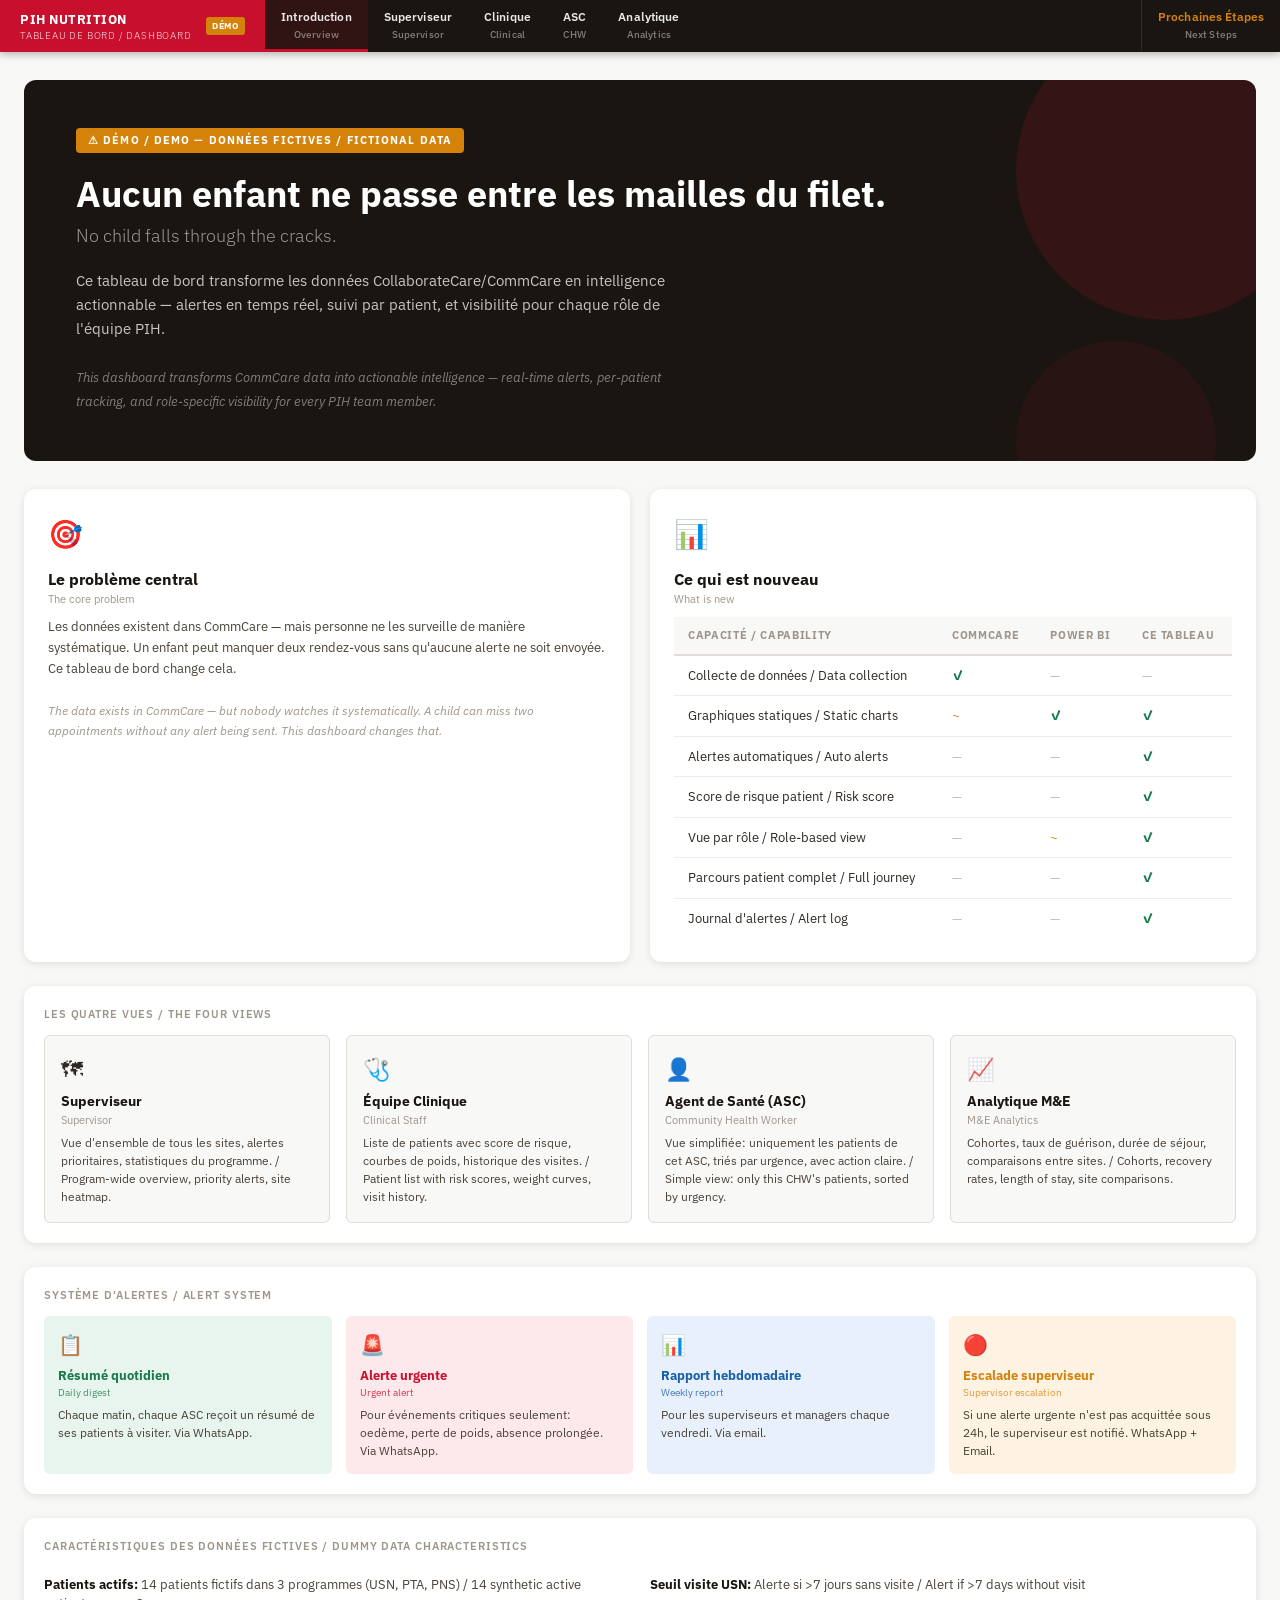
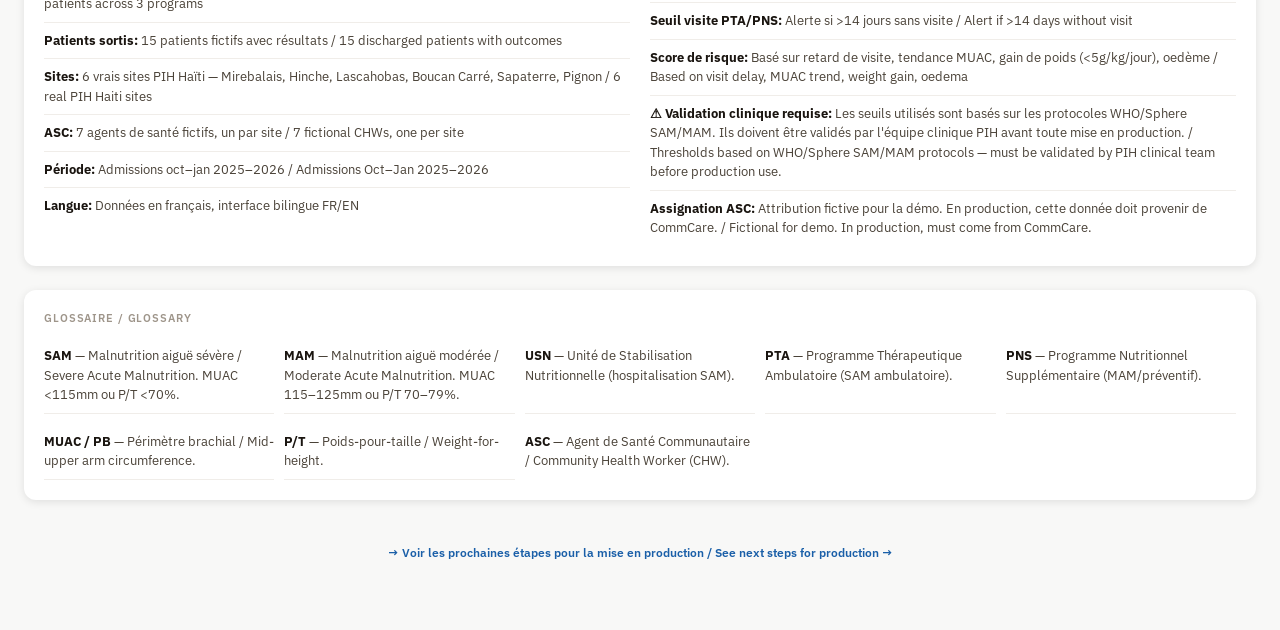
<file: index.html>
<!DOCTYPE html>
<html lang="fr">
<head>
  <meta charset="UTF-8">
  <meta name="viewport" content="width=device-width, initial-scale=1.0">
  <title>PIH Nutrition — Introduction</title>
  <link rel="stylesheet" href="css/style.css">
</head>
<body>

<div id="nav-container"></div>

<div class="page active" id="page-intro">

  <!-- HERO -->
  <div class="intro-hero">
    <div class="intro-demo-badge">⚠ Démo / Demo — Données fictives / Fictional data</div>
    <div class="intro-tagline-fr">Aucun enfant ne passe entre les mailles du filet.</div>
    <div class="intro-tagline-en">No child falls through the cracks.</div>
    <p class="intro-desc">
      Ce tableau de bord transforme les données CollaborateCare/CommCare en intelligence actionnable — 
      alertes en temps réel, suivi par patient, et visibilité pour chaque rôle de l'équipe PIH.<br><br>
      <em style="opacity:0.6;font-size:13px;">This dashboard transforms CommCare data into actionable intelligence — real-time alerts, per-patient tracking, and role-specific visibility for every PIH team member.</em>
    </p>
  </div>

  <!-- WHY THIS / VS TABLE -->
  <div class="intro-grid" style="margin-bottom:24px;">
    <div class="intro-card">
      <div class="intro-card-icon">🎯</div>
      <div class="intro-card-title-fr">Le problème central</div>
      <div class="intro-card-title-en">The core problem</div>
      <p>
        Les données existent dans CommCare — mais personne ne les surveille de manière systématique. 
        Un enfant peut manquer deux rendez-vous sans qu'aucune alerte ne soit envoyée. 
        Ce tableau de bord change cela.<br><br>
        <em style="color:var(--gray-400);font-size:12px;">The data exists in CommCare — but nobody watches it systematically. A child can miss two appointments without any alert being sent. This dashboard changes that.</em>
      </p>
    </div>
    <div class="intro-card">
      <div class="intro-card-icon">📊</div>
      <div class="intro-card-title-fr">Ce qui est nouveau</div>
      <div class="intro-card-title-en">What is new</div>
      <table class="vs-table">
        <thead>
          <tr>
            <th>Capacité / Capability</th>
            <th>CommCare</th>
            <th>Power BI</th>
            <th>Ce tableau</th>
          </tr>
        </thead>
        <tbody>
          <tr><td>Collecte de données / Data collection</td><td class="check">✓</td><td class="cross">—</td><td class="cross">—</td></tr>
          <tr><td>Graphiques statiques / Static charts</td><td class="partial">~</td><td class="check">✓</td><td class="check">✓</td></tr>
          <tr><td>Alertes automatiques / Auto alerts</td><td class="cross">—</td><td class="cross">—</td><td class="check">✓</td></tr>
          <tr><td>Score de risque patient / Risk score</td><td class="cross">—</td><td class="cross">—</td><td class="check">✓</td></tr>
          <tr><td>Vue par rôle / Role-based view</td><td class="cross">—</td><td class="partial">~</td><td class="check">✓</td></tr>
          <tr><td>Parcours patient complet / Full journey</td><td class="cross">—</td><td class="cross">—</td><td class="check">✓</td></tr>
          <tr><td>Journal d'alertes / Alert log</td><td class="cross">—</td><td class="cross">—</td><td class="check">✓</td></tr>
        </tbody>
      </table>
    </div>
  </div>

  <!-- FOUR VIEWS -->
  <div class="card" style="margin-bottom:24px;">
    <div class="card-title">Les quatre vues / The four views</div>
    <div style="display:grid;grid-template-columns:repeat(auto-fit,minmax(220px,1fr));gap:16px;margin-top:8px;">
      <a href="supervisor.html" style="display:block;padding:16px;background:var(--gray-50);border-radius:var(--radius);border:1.5px solid var(--gray-200);transition:border-color 0.15s;" onmouseover="this.style.borderColor='var(--pih-red)'" onmouseout="this.style.borderColor='var(--gray-200)'">
        <div style="font-size:22px;margin-bottom:6px;">🗺</div>
        <div style="font-weight:700;color:var(--gray-800);font-size:14px;">Superviseur</div>
        <div style="font-size:11px;color:var(--gray-400);margin-bottom:6px;">Supervisor</div>
        <div style="font-size:12px;color:var(--gray-600);">Vue d'ensemble de tous les sites, alertes prioritaires, statistiques du programme. / Program-wide overview, priority alerts, site heatmap.</div>
      </a>
      <a href="clinical.html" style="display:block;padding:16px;background:var(--gray-50);border-radius:var(--radius);border:1.5px solid var(--gray-200);transition:border-color 0.15s;" onmouseover="this.style.borderColor='var(--blue)'" onmouseout="this.style.borderColor='var(--gray-200)'">
        <div style="font-size:22px;margin-bottom:6px;">🩺</div>
        <div style="font-weight:700;color:var(--gray-800);font-size:14px;">Équipe Clinique</div>
        <div style="font-size:11px;color:var(--gray-400);margin-bottom:6px;">Clinical Staff</div>
        <div style="font-size:12px;color:var(--gray-600);">Liste de patients avec score de risque, courbes de poids, historique des visites. / Patient list with risk scores, weight curves, visit history.</div>
      </a>
      <a href="chw.html" style="display:block;padding:16px;background:var(--gray-50);border-radius:var(--radius);border:1.5px solid var(--gray-200);transition:border-color 0.15s;" onmouseover="this.style.borderColor='var(--green)'" onmouseout="this.style.borderColor='var(--gray-200)'">
        <div style="font-size:22px;margin-bottom:6px;">👤</div>
        <div style="font-weight:700;color:var(--gray-800);font-size:14px;">Agent de Santé (ASC)</div>
        <div style="font-size:11px;color:var(--gray-400);margin-bottom:6px;">Community Health Worker</div>
        <div style="font-size:12px;color:var(--gray-600);">Vue simplifiée: uniquement les patients de cet ASC, triés par urgence, avec action claire. / Simple view: only this CHW's patients, sorted by urgency.</div>
      </a>
      <a href="analytics.html" style="display:block;padding:16px;background:var(--gray-50);border-radius:var(--radius);border:1.5px solid var(--gray-200);transition:border-color 0.15s;" onmouseover="this.style.borderColor='var(--yellow)'" onmouseout="this.style.borderColor='var(--gray-200)'">
        <div style="font-size:22px;margin-bottom:6px;">📈</div>
        <div style="font-weight:700;color:var(--gray-800);font-size:14px;">Analytique M&E</div>
        <div style="font-size:11px;color:var(--gray-400);margin-bottom:6px;">M&E Analytics</div>
        <div style="font-size:12px;color:var(--gray-600);">Cohortes, taux de guérison, durée de séjour, comparaisons entre sites. / Cohorts, recovery rates, length of stay, site comparisons.</div>
      </a>
    </div>
  </div>

  <!-- ALERT SYSTEM EXPLAINER -->
  <div class="card" style="margin-bottom:24px;">
    <div class="card-title">Système d'alertes / Alert system</div>
    <div style="display:grid;grid-template-columns:repeat(auto-fit,minmax(200px,1fr));gap:14px;margin-top:8px;">
      <div style="padding:14px;background:var(--green-light);border-radius:var(--radius);">
        <div style="font-size:20px;margin-bottom:6px;">📋</div>
        <div style="font-weight:700;font-size:13px;color:var(--green);">Résumé quotidien</div>
        <div style="font-size:10px;color:var(--green);margin-bottom:6px;opacity:0.8;">Daily digest</div>
        <div style="font-size:12px;color:var(--gray-600);">Chaque matin, chaque ASC reçoit un résumé de ses patients à visiter. Via WhatsApp.</div>
      </div>
      <div style="padding:14px;background:#fde8ec;border-radius:var(--radius);">
        <div style="font-size:20px;margin-bottom:6px;">🚨</div>
        <div style="font-weight:700;font-size:13px;color:var(--pih-red);">Alerte urgente</div>
        <div style="font-size:10px;color:var(--pih-red);margin-bottom:6px;opacity:0.8;">Urgent alert</div>
        <div style="font-size:12px;color:var(--gray-600);">Pour événements critiques seulement: oedème, perte de poids, absence prolongée. Via WhatsApp.</div>
      </div>
      <div style="padding:14px;background:var(--blue-light);border-radius:var(--radius);">
        <div style="font-size:20px;margin-bottom:6px;">📊</div>
        <div style="font-weight:700;font-size:13px;color:var(--blue);">Rapport hebdomadaire</div>
        <div style="font-size:10px;color:var(--blue);margin-bottom:6px;opacity:0.8;">Weekly report</div>
        <div style="font-size:12px;color:var(--gray-600);">Pour les superviseurs et managers chaque vendredi. Via email.</div>
      </div>
      <div style="padding:14px;background:var(--yellow-light);border-radius:var(--radius);">
        <div style="font-size:20px;margin-bottom:6px;">🔴</div>
        <div style="font-weight:700;font-size:13px;color:var(--yellow);">Escalade superviseur</div>
        <div style="font-size:10px;color:var(--yellow);margin-bottom:6px;opacity:0.8;">Supervisor escalation</div>
        <div style="font-size:12px;color:var(--gray-600);">Si une alerte urgente n'est pas acquittée sous 24h, le superviseur est notifié. WhatsApp + Email.</div>
      </div>
    </div>
  </div>

  <!-- DUMMY DATA CHARACTERISTICS -->
  <div class="card" style="margin-bottom:24px;">
    <div class="card-title">Caractéristiques des données fictives / Dummy data characteristics</div>
    <div style="display:grid;grid-template-columns:1fr 1fr;gap:20px;margin-top:8px;">
      <div>
        <div class="data-assumption"><strong>Patients actifs:</strong> 14 patients fictifs dans 3 programmes (USN, PTA, PNS) / 14 synthetic active patients across 3 programs</div>
        <div class="data-assumption"><strong>Patients sortis:</strong> 15 patients fictifs avec résultats / 15 discharged patients with outcomes</div>
        <div class="data-assumption"><strong>Sites:</strong> 6 vrais sites PIH Haïti — Mirebalais, Hinche, Lascahobas, Boucan Carré, Sapaterre, Pignon / 6 real PIH Haiti sites</div>
        <div class="data-assumption"><strong>ASC:</strong> 7 agents de santé fictifs, un par site / 7 fictional CHWs, one per site</div>
        <div class="data-assumption"><strong>Période:</strong> Admissions oct–jan 2025–2026 / Admissions Oct–Jan 2025–2026</div>
        <div class="data-assumption"><strong>Langue:</strong> Données en français, interface bilingue FR/EN</div>
      </div>
      <div>
        <div class="data-assumption"><strong>Seuil visite USN:</strong> Alerte si &gt;7 jours sans visite / Alert if &gt;7 days without visit</div>
        <div class="data-assumption"><strong>Seuil visite PTA/PNS:</strong> Alerte si &gt;14 jours sans visite / Alert if &gt;14 days without visit</div>
        <div class="data-assumption"><strong>Score de risque:</strong> Basé sur retard de visite, tendance MUAC, gain de poids (&lt;5g/kg/jour), oedème / Based on visit delay, MUAC trend, weight gain, oedema</div>
        <div class="data-assumption"><strong>⚠ Validation clinique requise:</strong> Les seuils utilisés sont basés sur les protocoles WHO/Sphere SAM/MAM. Ils doivent être validés par l'équipe clinique PIH avant toute mise en production. / Thresholds based on WHO/Sphere SAM/MAM protocols — must be validated by PIH clinical team before production use.</div>
        <div class="data-assumption"><strong>Assignation ASC:</strong> Attribution fictive pour la démo. En production, cette donnée doit provenir de CommCare. / Fictional for demo. In production, must come from CommCare.</div>
      </div>
    </div>
  </div>

  <!-- GLOSSARY -->
  <div class="card" style="margin-bottom:24px;">
    <div class="card-title">Glossaire / Glossary</div>
    <div style="display:grid;grid-template-columns:repeat(auto-fit,minmax(200px,1fr));gap:10px;margin-top:8px;font-size:13px;">
      <div class="data-assumption"><strong>SAM</strong> — Malnutrition aiguë sévère / Severe Acute Malnutrition. MUAC &lt;115mm ou P/T &lt;70%.</div>
      <div class="data-assumption"><strong>MAM</strong> — Malnutrition aiguë modérée / Moderate Acute Malnutrition. MUAC 115–125mm ou P/T 70–79%.</div>
      <div class="data-assumption"><strong>USN</strong> — Unité de Stabilisation Nutritionnelle (hospitalisation SAM).</div>
      <div class="data-assumption"><strong>PTA</strong> — Programme Thérapeutique Ambulatoire (SAM ambulatoire).</div>
      <div class="data-assumption"><strong>PNS</strong> — Programme Nutritionnel Supplémentaire (MAM/préventif).</div>
      <div class="data-assumption"><strong>MUAC / PB</strong> — Périmètre brachial / Mid-upper arm circumference.</div>
      <div class="data-assumption"><strong>P/T</strong> — Poids-pour-taille / Weight-for-height.</div>
      <div class="data-assumption"><strong>ASC</strong> — Agent de Santé Communautaire / Community Health Worker (CHW).</div>
    </div>
  </div>

  <div style="text-align:center;padding:20px 0 40px;color:var(--gray-400);font-size:12px;">
    <a href="nextsteps.html" style="color:var(--blue);font-weight:600;">→ Voir les prochaines étapes pour la mise en production / See next steps for production →</a>
  </div>

</div>

<script src="js/data.js"></script>
<script src="js/shared.js"></script>
<script>
  document.getElementById('nav-container').innerHTML = buildNav('intro');
</script>
</body>
</html>
</file>
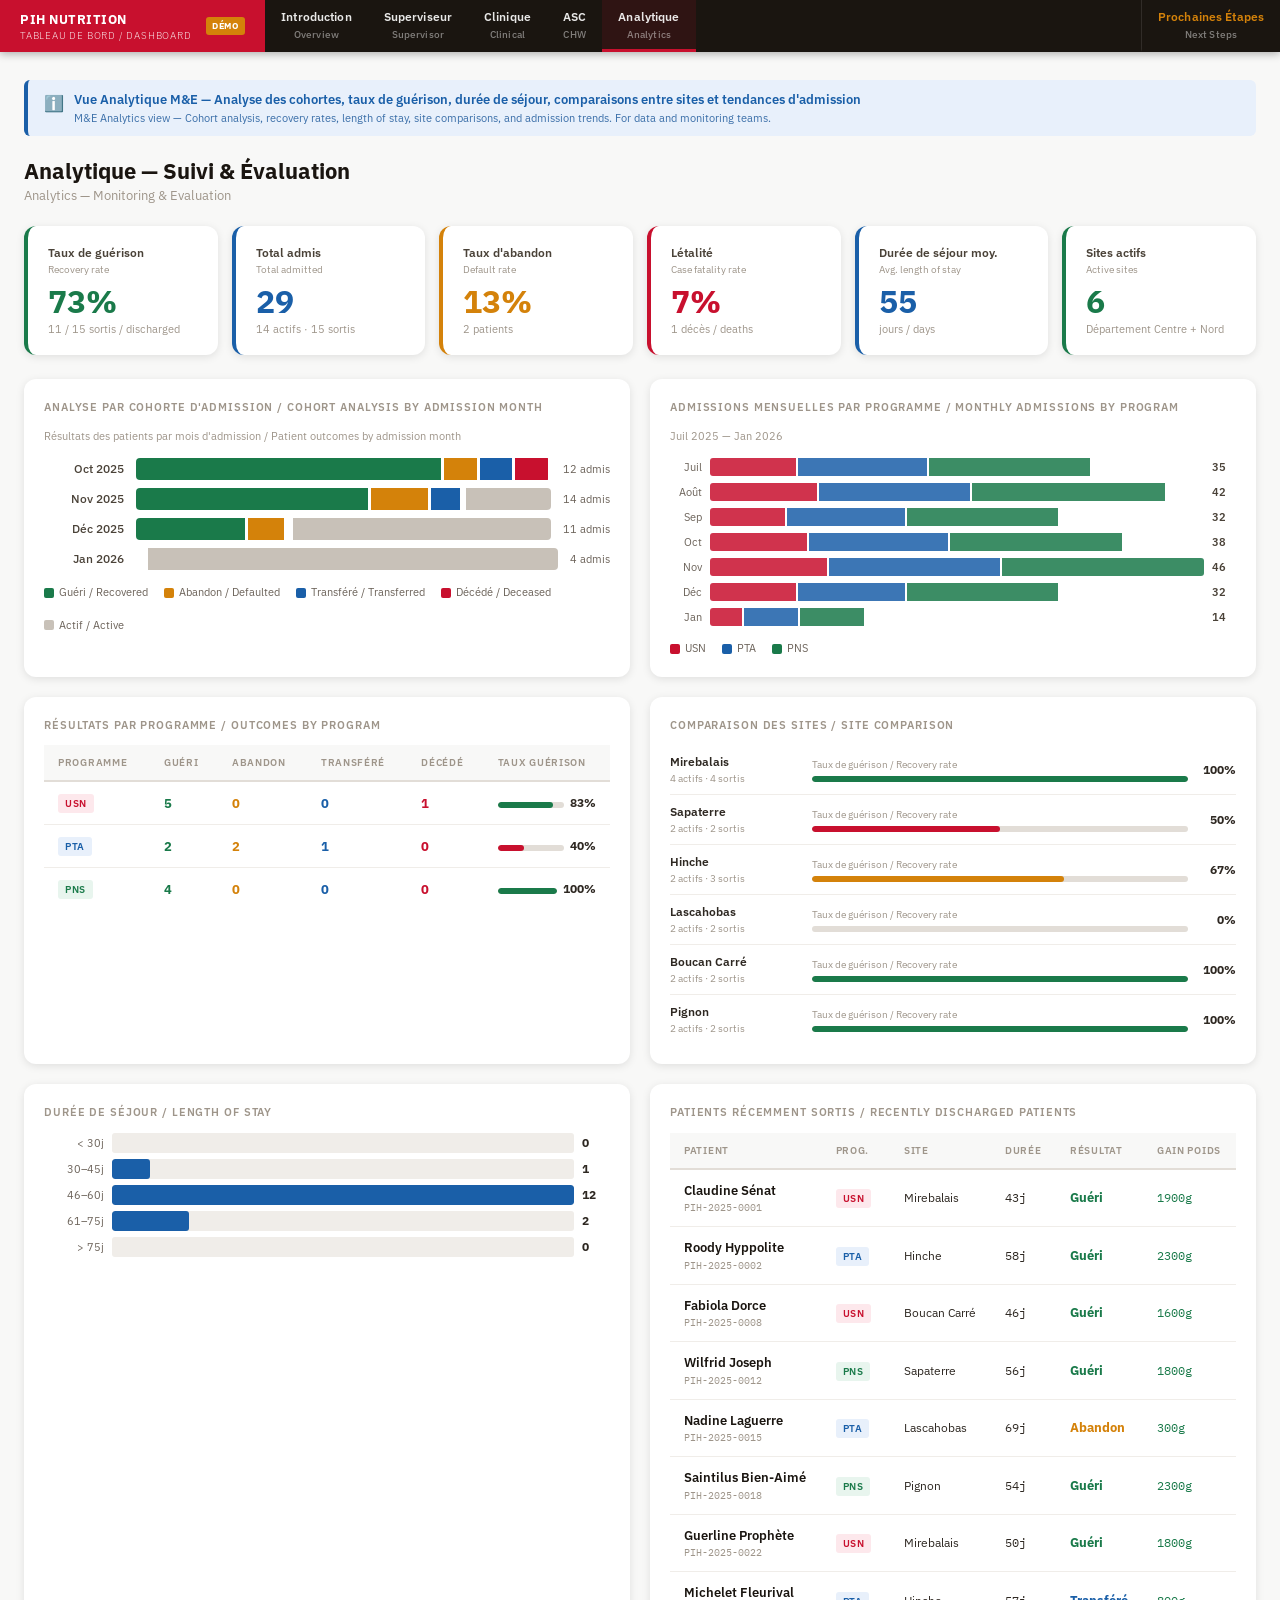
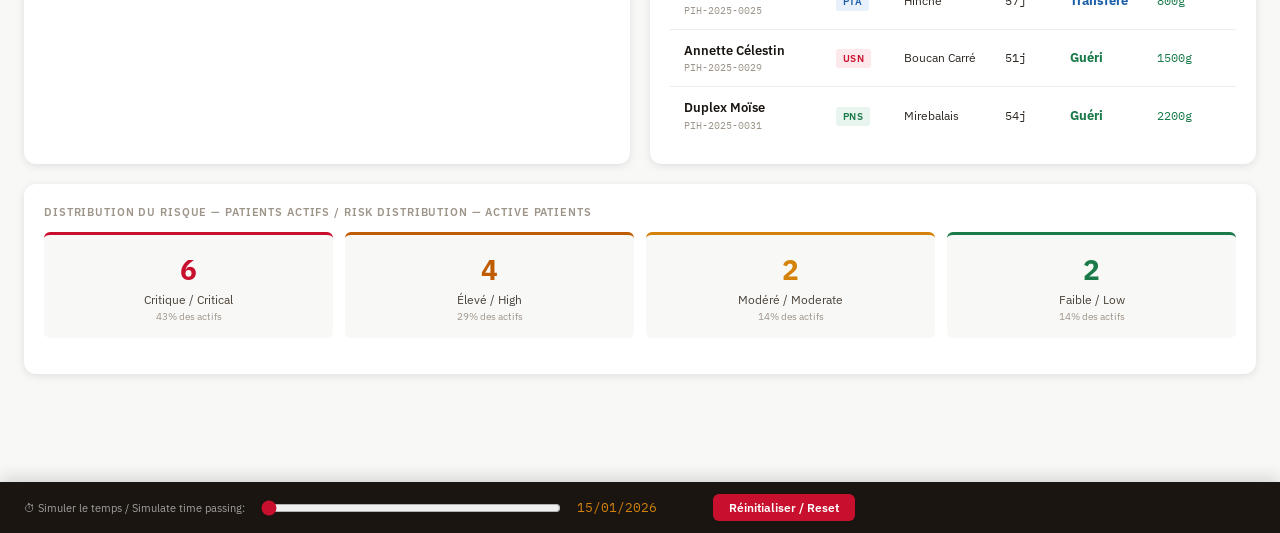
<file: analytics.html>
<!DOCTYPE html>
<html lang="fr">
<head>
  <meta charset="UTF-8">
  <meta name="viewport" content="width=device-width, initial-scale=1.0">
  <title>PIH Nutrition — Analytique M&E</title>
  <link rel="stylesheet" href="css/style.css">
</head>
<body>

<div id="nav-container"></div>

<div class="page active" id="page-analytics">

  <div class="view-info">
    <div class="view-info-icon">ℹ️</div>
    <div>
      <div class="view-info-fr">Vue Analytique M&E — Analyse des cohortes, taux de guérison, durée de séjour, comparaisons entre sites et tendances d'admission</div>
      <div class="view-info-en">M&E Analytics view — Cohort analysis, recovery rates, length of stay, site comparisons, and admission trends. For data and monitoring teams.</div>
    </div>
  </div>

  <div class="section-header">
    <div class="section-title-fr">Analytique — Suivi & Évaluation</div>
    <div class="section-title-en">Analytics — Monitoring & Evaluation</div>
  </div>

  <!-- TOP STATS -->
  <div class="stat-grid" style="margin-bottom:24px;" id="analytics-stats"></div>

  <!-- COHORT + ADMISSIONS -->
  <div class="two-col" style="margin-bottom:20px;">

    <div class="card">
      <div class="card-title">Analyse par cohorte d'admission / Cohort analysis by admission month</div>
      <div style="font-size:11px;color:var(--gray-400);margin-bottom:14px;">Résultats des patients par mois d'admission / Patient outcomes by admission month</div>
      <div id="cohort-chart"></div>
      <div class="legend" style="margin-top:14px;">
        <div class="legend-item"><div class="legend-dot" style="background:var(--green)"></div>Guéri / Recovered</div>
        <div class="legend-item"><div class="legend-dot" style="background:var(--yellow)"></div>Abandon / Defaulted</div>
        <div class="legend-item"><div class="legend-dot" style="background:var(--blue)"></div>Transféré / Transferred</div>
        <div class="legend-item"><div class="legend-dot" style="background:var(--pih-red)"></div>Décédé / Deceased</div>
        <div class="legend-item"><div class="legend-dot" style="background:var(--gray-300)"></div>Actif / Active</div>
      </div>
    </div>

    <div class="card">
      <div class="card-title">Admissions mensuelles par programme / Monthly admissions by program</div>
      <div style="font-size:11px;color:var(--gray-400);margin-bottom:14px;">Juil 2025 — Jan 2026</div>
      <div id="admissions-chart"></div>
      <div class="legend" style="margin-top:14px;">
        <div class="legend-item"><div class="legend-dot" style="background:var(--pih-red)"></div>USN</div>
        <div class="legend-item"><div class="legend-dot" style="background:var(--blue)"></div>PTA</div>
        <div class="legend-item"><div class="legend-dot" style="background:var(--green)"></div>PNS</div>
      </div>
    </div>

  </div>

  <div class="two-col" style="margin-bottom:20px;">

    <!-- OUTCOMES BY PROGRAM -->
    <div class="card">
      <div class="card-title">Résultats par programme / Outcomes by program</div>
      <div id="outcomes-table"></div>
    </div>

    <!-- SITE COMPARISON -->
    <div class="card">
      <div class="card-title">Comparaison des sites / Site comparison</div>
      <div id="site-comparison"></div>
    </div>

  </div>

  <!-- LENGTH OF STAY + DISCHARGED TABLE -->
  <div class="two-col" style="margin-bottom:20px;">

    <div class="card">
      <div class="card-title">Durée de séjour / Length of stay</div>
      <div id="los-chart"></div>
    </div>

    <div class="card">
      <div class="card-title">Patients récemment sortis / Recently discharged patients</div>
      <div style="overflow-x:auto;">
        <table class="data-table" id="discharged-table">
          <thead>
            <tr>
              <th>Patient</th>
              <th>Prog.</th>
              <th>Site</th>
              <th>Durée</th>
              <th>Résultat</th>
              <th>Gain poids</th>
            </tr>
          </thead>
          <tbody id="discharged-tbody"></tbody>
        </table>
      </div>
    </div>

  </div>

  <!-- RISK DISTRIBUTION -->
  <div class="card" style="margin-bottom:80px;">
    <div class="card-title">Distribution du risque — patients actifs / Risk distribution — active patients</div>
    <div id="risk-distribution"></div>
  </div>

</div>

<div id="sim-bar-container"></div>

<script src="js/data.js"></script>
<script src="js/shared.js"></script>
<script>
document.getElementById('nav-container').innerHTML = buildNav('analytics');
document.getElementById('sim-bar-container').innerHTML = buildSimBar();

function render() {
  const patients = getPatients();
  const discharged = DISCHARGED_PATIENTS;
  const all = [...patients.map(p => ({...p, outcome: 'Actif'})), ...discharged];

  // ── TOP STATS ──
  const totalAdmitted = all.length;
  const recovered = discharged.filter(p => p.outcome === 'Guéri').length;
  const recoveryRate = Math.round(recovered / discharged.length * 100);
  const avgLOS = Math.round(discharged.reduce((s, p) => s + p.stay_days, 0) / discharged.length);
  const defaulted = discharged.filter(p => p.outcome === 'Abandon').length;
  const deceased = discharged.filter(p => p.outcome === 'Décédé').length;

  document.getElementById('analytics-stats').innerHTML = `
    <div class="stat-card green">
      <div class="stat-label-fr">Taux de guérison</div>
      <div class="stat-label-en">Recovery rate</div>
      <div class="stat-value" style="color:var(--green)">${recoveryRate}%</div>
      <div class="stat-sub">${recovered} / ${discharged.length} sortis / discharged</div>
    </div>
    <div class="stat-card blue">
      <div class="stat-label-fr">Total admis</div>
      <div class="stat-label-en">Total admitted</div>
      <div class="stat-value" style="color:var(--blue)">${totalAdmitted}</div>
      <div class="stat-sub">${patients.length} actifs · ${discharged.length} sortis</div>
    </div>
    <div class="stat-card yellow">
      <div class="stat-label-fr">Taux d'abandon</div>
      <div class="stat-label-en">Default rate</div>
      <div class="stat-value" style="color:var(--yellow)">${Math.round(defaulted / discharged.length * 100)}%</div>
      <div class="stat-sub">${defaulted} patients</div>
    </div>
    <div class="stat-card red">
      <div class="stat-label-fr">Létalité</div>
      <div class="stat-label-en">Case fatality rate</div>
      <div class="stat-value" style="color:var(--pih-red)">${Math.round(deceased / discharged.length * 100)}%</div>
      <div class="stat-sub">${deceased} décès / deaths</div>
    </div>
    <div class="stat-card blue">
      <div class="stat-label-fr">Durée de séjour moy.</div>
      <div class="stat-label-en">Avg. length of stay</div>
      <div class="stat-value" style="color:var(--blue)">${avgLOS}</div>
      <div class="stat-sub">jours / days</div>
    </div>
    <div class="stat-card green">
      <div class="stat-label-fr">Sites actifs</div>
      <div class="stat-label-en">Active sites</div>
      <div class="stat-value" style="color:var(--green)">${getSiteStats().length}</div>
      <div class="stat-sub">Département Centre + Nord</div>
    </div>
  `;

  // ── COHORT CHART ──
  const cohortEl = document.getElementById('cohort-chart');
  cohortEl.innerHTML = COHORT_DATA.map(c => {
    const total = c.admitted;
    const pct = v => Math.round(v / total * 100);
    return `
      <div class="cohort-bar-row">
        <div class="cohort-label">${c.month}</div>
        <div class="cohort-bars" style="border-radius:4px;overflow:hidden;">
          <div class="cohort-segment recovered" style="width:${pct(c.recovered)}%" data-tooltip="${c.recovered} guéris"></div>
          <div class="cohort-segment defaulted" style="width:${pct(c.defaulted)}%" data-tooltip="${c.defaulted} abandons"></div>
          <div class="cohort-segment transferred" style="width:${pct(c.transferred)}%" data-tooltip="${c.transferred} transférés"></div>
          <div class="cohort-segment deceased" style="width:${pct(c.deceased)}%" data-tooltip="${c.deceased} décès"></div>
          <div class="cohort-segment active" style="width:${pct(c.active)}%" data-tooltip="${c.active} actifs"></div>
        </div>
        <div style="font-size:11px;color:var(--gray-500);white-space:nowrap;">${total} admis</div>
      </div>`;
  }).join('');

  // ── ADMISSIONS CHART ──
  const maxAdm = Math.max(...MONTHLY_ADMISSIONS.map(m => m.usn + m.pta + m.pns));
  document.getElementById('admissions-chart').innerHTML = MONTHLY_ADMISSIONS.map(m => {
    const total = m.usn + m.pta + m.pns;
    return `
      <div style="display:flex;align-items:center;gap:8px;margin-bottom:7px;">
        <div style="width:32px;font-size:11px;color:var(--gray-500);text-align:right;">${m.month}</div>
        <div style="flex:1;display:flex;gap:2px;height:18px;border-radius:3px;overflow:hidden;">
          <div style="width:${m.usn/maxAdm*100}%;background:var(--pih-red);opacity:0.85;" data-tooltip="USN: ${m.usn}"></div>
          <div style="width:${m.pta/maxAdm*100}%;background:var(--blue);opacity:0.85;" data-tooltip="PTA: ${m.pta}"></div>
          <div style="width:${m.pns/maxAdm*100}%;background:var(--green);opacity:0.85;" data-tooltip="PNS: ${m.pns}"></div>
        </div>
        <div style="font-size:11px;color:var(--gray-600);font-weight:600;width:24px;">${total}</div>
      </div>`;
  }).join('');

  // ── OUTCOMES BY PROGRAM ──
  const programs = ['USN','PTA','PNS'];
  const progColors = { USN:'var(--pih-red)', PTA:'var(--blue)', PNS:'var(--green)' };
  document.getElementById('outcomes-table').innerHTML = `
    <table class="data-table">
      <thead><tr>
        <th>Programme</th><th>Guéri</th><th>Abandon</th><th>Transféré</th><th>Décédé</th><th>Taux guérison</th>
      </tr></thead>
      <tbody>
        ${programs.map(prog => {
          const dp = discharged.filter(p => p.program === prog);
          if (dp.length === 0) return '';
          const rec = dp.filter(p=>p.outcome==='Guéri').length;
          const def = dp.filter(p=>p.outcome==='Abandon').length;
          const tra = dp.filter(p=>p.outcome==='Transféré').length;
          const dec = dp.filter(p=>p.outcome==='Décédé').length;
          const rate = Math.round(rec/dp.length*100);
          return `<tr>
            <td>${programTag(prog)}</td>
            <td style="color:var(--green);font-weight:700;">${rec}</td>
            <td style="color:var(--yellow);font-weight:700;">${def}</td>
            <td style="color:var(--blue);font-weight:700;">${tra}</td>
            <td style="color:var(--pih-red);font-weight:700;">${dec}</td>
            <td>
              <div style="display:flex;align-items:center;gap:6px;">
                <div style="flex:1;">${progressBar(rate, rate >= 75 ? 'var(--green)' : rate >= 60 ? 'var(--yellow)' : 'var(--pih-red)')}</div>
                <span style="font-size:12px;font-weight:700;color:var(--gray-700);">${rate}%</span>
              </div>
            </td>
          </tr>`;
        }).join('')}
      </tbody>
    </table>`;

  // ── SITE COMPARISON ──
  const siteComp = getSiteStats().map(s => {
    const siteDischarged = discharged.filter(p => p.site === s.id);
    const siteRec = siteDischarged.filter(p => p.outcome === 'Guéri').length;
    const siteRate = siteDischarged.length > 0 ? Math.round(siteRec / siteDischarged.length * 100) : null;
    return { ...s, discharged: siteDischarged.length, recoveryRate: siteRate };
  });

  document.getElementById('site-comparison').innerHTML = siteComp.map(s => `
    <div class="site-row">
      <div style="min-width:130px;">
        <div class="site-name-fr" style="font-size:12px;">${s.commune}</div>
        <div class="site-name-en">${s.count} actifs · ${s.discharged} sortis</div>
      </div>
      <div class="site-bar-wrap">
        <div style="font-size:10px;color:var(--gray-400);margin-bottom:2px;">Taux de guérison / Recovery rate</div>
        ${s.recoveryRate !== null ? progressBar(s.recoveryRate, s.recoveryRate >= 80 ? 'var(--green)' : s.recoveryRate >= 65 ? 'var(--yellow)' : 'var(--pih-red)') : '<span style="font-size:11px;color:var(--gray-400);">Insuffisant / Insufficient data</span>'}
      </div>
      <div style="font-size:12px;font-weight:700;color:var(--gray-700);min-width:36px;text-align:right;">
        ${s.recoveryRate !== null ? s.recoveryRate + '%' : '—'}
      </div>
    </div>`).join('');

  // ── LENGTH OF STAY ──
  const losBuckets = [
    { label: '< 30j', min: 0, max: 29 },
    { label: '30–45j', min: 30, max: 45 },
    { label: '46–60j', min: 46, max: 60 },
    { label: '61–75j', min: 61, max: 75 },
    { label: '> 75j', min: 76, max: 9999 },
  ];
  const losCounts = losBuckets.map(b => ({
    label: b.label,
    value: discharged.filter(p => p.stay_days >= b.min && p.stay_days <= b.max).length,
    color: 'var(--blue)',
  }));
  renderBarChart('los-chart', losCounts);

  // ── DISCHARGED TABLE ──
  document.getElementById('discharged-tbody').innerHTML = discharged.slice(0,10).map(p => {
    const gain = p.discharge_weight && p.admission_weight
      ? ((p.discharge_weight - p.admission_weight) * 1000).toFixed(0) + 'g'
      : '—';
    const outcomeColor = { 'Guéri':'var(--green)', 'Abandon':'var(--yellow)', 'Transféré':'var(--blue)', 'Décédé':'var(--pih-red)' };
    return `<tr>
      <td><div class="patient-name">${p.name}</div><div class="patient-id">${p.id}</div></td>
      <td>${programTag(p.program)}</td>
      <td style="font-size:12px;">${SITES.find(s=>s.id===p.site)?.commune || p.site}</td>
      <td style="font-size:12px;font-family:var(--mono);">${p.stay_days}j</td>
      <td style="font-weight:700;color:${outcomeColor[p.outcome]||'var(--gray-600)'};">${p.outcome}</td>
      <td style="font-size:12px;font-family:var(--mono);color:${parseFloat(gain)>0?'var(--green)':'var(--gray-400)'};">${gain}</td>
    </tr>`;
  }).join('');

  // ── RISK DISTRIBUTION ──
  const riskCounts = ['critical','high','moderate','low'].map(r => ({
    label: `${getRiskLabel(r).fr} / ${getRiskLabel(r).en}`,
    value: patients.filter(p=>p.risk===r).length,
    color: r==='critical'?'var(--pih-red)':r==='high'?'#c05c00':r==='moderate'?'var(--yellow)':'var(--green)',
  }));
  document.getElementById('risk-distribution').innerHTML = `
    <div style="display:grid;grid-template-columns:repeat(auto-fit,minmax(160px,1fr));gap:12px;margin-bottom:16px;">
      ${riskCounts.map(r => `
        <div style="background:var(--gray-50);border-radius:var(--radius);padding:14px;text-align:center;border-top:3px solid ${r.color};">
          <div style="font-size:28px;font-weight:700;color:${r.color};">${r.value}</div>
          <div style="font-size:12px;color:var(--gray-600);">${r.label}</div>
          <div style="font-size:10px;color:var(--gray-400);">${Math.round(r.value/patients.length*100)}% des actifs</div>
        </div>`).join('')}
    </div>
    ${renderBarChart('risk-bar-inline', riskCounts) || ''}
  `;
}

initSimBar(render);
render();
</script>
</body>
</html>
</file>
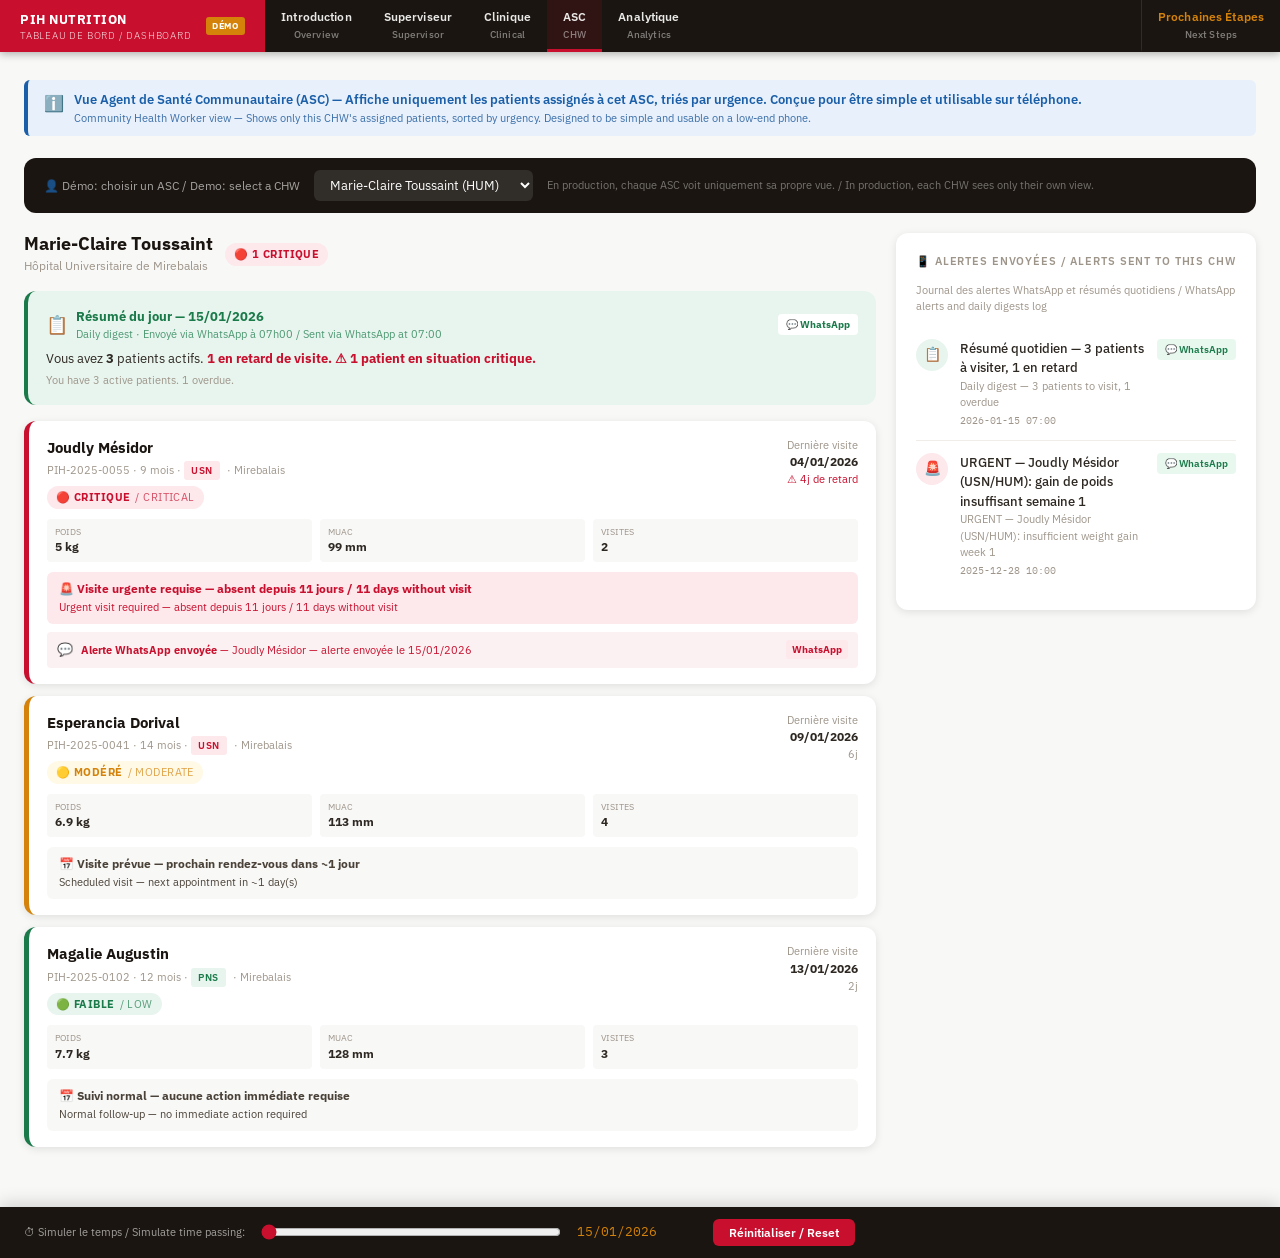
<file: chw.html>
<!DOCTYPE html>
<html lang="fr">
<head>
  <meta charset="UTF-8">
  <meta name="viewport" content="width=device-width, initial-scale=1.0">
  <title>PIH Nutrition — Agent de Santé (ASC)</title>
  <link rel="stylesheet" href="css/style.css">
</head>
<body>

<div id="nav-container"></div>

<div class="page active" id="page-chw">

  <div class="view-info">
    <div class="view-info-icon">ℹ️</div>
    <div>
      <div class="view-info-fr">Vue Agent de Santé Communautaire (ASC) — Affiche uniquement les patients assignés à cet ASC, triés par urgence. Conçue pour être simple et utilisable sur téléphone.</div>
      <div class="view-info-en">Community Health Worker view — Shows only this CHW's assigned patients, sorted by urgency. Designed to be simple and usable on a low-end phone.</div>
    </div>
  </div>

  <!-- CHW SELECTOR (demo only) -->
  <div style="background:var(--gray-800);color:white;padding:12px 20px;border-radius:var(--radius-lg);margin-bottom:20px;display:flex;align-items:center;gap:14px;flex-wrap:wrap;">
    <div style="font-size:12px;color:rgba(255,255,255,0.6);">👤 Démo: choisir un ASC / Demo: select a CHW</div>
    <select id="chw-selector" style="font-family:var(--font);font-size:13px;padding:6px 12px;border:none;border-radius:var(--radius);background:rgba(255,255,255,0.1);color:white;cursor:pointer;">
    </select>
    <div style="font-size:11px;color:rgba(255,255,255,0.4);">En production, chaque ASC voit uniquement sa propre vue. / In production, each CHW sees only their own view.</div>
  </div>

  <div class="main-side">

    <!-- LEFT: CHW ACTION LIST -->
    <div>
      <div style="display:flex;align-items:center;gap:12px;margin-bottom:16px;flex-wrap:wrap;">
        <div>
          <div class="section-title-fr" id="chw-name" style="font-size:18px;">—</div>
          <div class="section-title-en" id="chw-site" style="font-size:12px;"></div>
        </div>
        <div id="chw-summary-badge"></div>
      </div>

      <!-- DAILY DIGEST CARD -->
      <div id="daily-digest-card" style="margin-bottom:16px;"></div>

      <!-- PATIENT CARDS -->
      <div id="chw-patient-list"></div>
    </div>

    <!-- RIGHT: ALERT LOG FOR THIS CHW -->
    <div>
      <div class="card">
        <div class="card-title">📱 Alertes envoyées / Alerts sent to this CHW</div>
        <div style="font-size:11px;color:var(--gray-400);margin-bottom:12px;">Journal des alertes WhatsApp et résumés quotidiens / WhatsApp alerts and daily digests log</div>
        <div class="scrollable" style="max-height:500px;">
          <div id="chw-alert-log"></div>
        </div>
      </div>
    </div>

  </div>

</div>

<div id="sim-bar-container"></div>

<script src="js/data.js"></script>
<script src="js/shared.js"></script>
<script>
document.getElementById('nav-container').innerHTML = buildNav('chw');
document.getElementById('sim-bar-container').innerHTML = buildSimBar();

// Populate CHW selector
CHWS.forEach(c => {
  const opt = document.createElement('option');
  opt.value = c.id;
  opt.textContent = `${c.name} (${c.site})`;
  document.getElementById('chw-selector').appendChild(opt);
});

function render() {
  maybeAddSimAlerts();
  const chwId = document.getElementById('chw-selector').value;
  const chw = CHWS.find(c => c.id === chwId);
  const site = SITES.find(s => s.id === chw?.site);
  const patients = getCHWPatients(chwId);

  document.getElementById('chw-name').textContent = chw?.name || '—';
  document.getElementById('chw-site').textContent = site ? `${site.name_fr}` : '';

  const overdue = patients.filter(p => p.overdue).length;
  const critical = patients.filter(p => p.risk === 'critical').length;

  document.getElementById('chw-summary-badge').innerHTML = critical > 0
    ? `<span class="risk-badge critical">🔴 ${critical} critique${critical>1?'s':''}</span>`
    : overdue > 0
    ? `<span class="risk-badge high">🟠 ${overdue} en retard</span>`
    : `<span class="risk-badge low">✓ Tout en ordre</span>`;

  // DAILY DIGEST CARD
  const today = fmtDate(simDate());
  document.getElementById('daily-digest-card').innerHTML = `
    <div style="background:var(--green-light);border-radius:var(--radius-lg);padding:16px 18px;border-left:4px solid var(--green);">
      <div style="display:flex;align-items:center;gap:8px;margin-bottom:6px;">
        <span style="font-size:18px;">📋</span>
        <div>
          <div style="font-size:13px;font-weight:700;color:var(--green);">Résumé du jour — ${today}</div>
          <div style="font-size:11px;color:var(--green);opacity:0.75;">Daily digest · Envoyé via WhatsApp à 07h00 / Sent via WhatsApp at 07:00</div>
        </div>
        <span style="margin-left:auto;font-size:10px;background:white;padding:3px 8px;border-radius:4px;color:var(--green);font-weight:700;">💬 WhatsApp</span>
      </div>
      <div style="font-size:13px;color:var(--gray-700);">
        Vous avez <strong>${patients.length}</strong> patient${patients.length>1?'s':''} actif${patients.length>1?'s':''}.
        ${overdue > 0 ? `<strong style="color:var(--pih-red);">${overdue} en retard de visite.</strong>` : 'Aucun retard de visite aujourd\'hui.'}
        ${critical > 0 ? `<strong style="color:var(--pih-red);">⚠ ${critical} patient${critical>1?'s':''} en situation critique.</strong>` : ''}
      </div>
      <div style="font-size:11px;color:var(--gray-400);margin-top:4px;">
        You have ${patients.length} active patient${patients.length>1?'s':''}. ${overdue > 0 ? `${overdue} overdue.` : 'No overdue visits today.'}
      </div>
    </div>`;

  // PATIENT CARDS
  if (patients.length === 0) {
    document.getElementById('chw-patient-list').innerHTML = `
      <div style="text-align:center;padding:40px;color:var(--gray-400);font-size:13px;">
        Aucun patient assigné à cet ASC.<br><em>No patients assigned to this CHW.</em>
      </div>`;
  } else {
    document.getElementById('chw-patient-list').innerHTML = patients.map(p => {
      const lastV = p.visits.at(-1);
      const action = getActionRequired(p);
      return `
        <div class="chw-patient-card ${p.risk}">
          <div class="chw-card-top">
            <div>
              <div class="chw-card-name">${p.name}</div>
              <div class="chw-card-meta">
                ${p.id} · ${p.age_months} mois · ${programTag(p.program)} · ${SITES.find(s=>s.id===p.site)?.commune || p.site}
              </div>
              <div style="margin-top:6px;display:flex;gap:6px;flex-wrap:wrap;align-items:center;">
                ${riskBadge(p.risk)}
                ${lastV?.oedema ? oedemaFlag(true) : ''}
              </div>
            </div>
            <div style="text-align:right;flex-shrink:0;">
              <div style="font-size:11px;color:var(--gray-400);">Dernière visite</div>
              <div style="font-size:12px;font-weight:700;color:var(--gray-700);">${fmtDate(new Date(p.last_visit))}</div>
              <div style="font-size:11px;color:${p.overdue ? 'var(--pih-red)' : 'var(--gray-400)'};">
                ${p.overdue ? `⚠ ${p.overdue.overdue}j de retard` : `${p.days_since_visit}j`}
              </div>
            </div>
          </div>

          <div style="display:grid;grid-template-columns:1fr 1fr 1fr;gap:8px;margin:10px 0;font-size:12px;">
            <div style="background:var(--gray-50);padding:6px 8px;border-radius:4px;">
              <div style="font-size:9px;color:var(--gray-400);text-transform:uppercase;">Poids</div>
              <div style="font-weight:700;">${lastV?.weight ?? '—'} kg</div>
            </div>
            <div style="background:var(--gray-50);padding:6px 8px;border-radius:4px;">
              <div style="font-size:9px;color:var(--gray-400);text-transform:uppercase;">MUAC</div>
              <div style="font-weight:700;">${lastV?.muac ?? '—'} mm</div>
            </div>
            <div style="background:var(--gray-50);padding:6px 8px;border-radius:4px;">
              <div style="font-size:9px;color:var(--gray-400);text-transform:uppercase;">Visites</div>
              <div style="font-weight:700;">${p.visits.length}</div>
            </div>
          </div>

          <div class="chw-card-action ${action.urgent ? 'urgent' : 'normal'}">
            ${action.urgent ? '🚨 ' : '📅 '}
            <strong>${action.fr}</strong><br>
            <span style="font-weight:400;font-size:11px;">${action.en}</span>
          </div>

          ${action.alert ? `
          <div style="margin-top:8px;padding:8px 10px;background:rgba(200,16,46,0.06);border-radius:4px;display:flex;align-items:center;gap:8px;">
            <span style="font-size:13px;">💬</span>
            <div style="font-size:11px;color:var(--pih-red);flex:1;"><strong>Alerte WhatsApp envoyée</strong> — ${action.alertMsg}</div>
            <span style="font-size:10px;background:#fde8ec;padding:2px 6px;border-radius:3px;color:var(--pih-red);font-weight:700;">WhatsApp</span>
          </div>` : ''}
        </div>`;
    }).join('');
  }

  // CHW ALERT LOG
  const chwAlerts = ALERT_LOG.filter(a => a.chw === chwId || (a.type === 'daily' && !a.chw)).slice(0, 10);
  document.getElementById('chw-alert-log').innerHTML = chwAlerts.length === 0
    ? '<div style="color:var(--gray-400);font-size:12px;padding:8px 0;">Aucune alerte / No alerts</div>'
    : chwAlerts.map(a => `
      <div class="alert-log-entry">
        <div class="alert-icon ${a.type}">${a.icon}</div>
        <div style="flex:1;min-width:0;">
          <div class="alert-text-fr">${a.fr}</div>
          <div class="alert-text-en">${a.en}</div>
          <div class="alert-time">${a.time}</div>
        </div>
        <div class="alert-channel ${a.channel}">${a.channel === 'whatsapp' ? '💬 WhatsApp' : '✉ Email'}</div>
      </div>`).join('');
}

function getActionRequired(p) {
  const lastV = p.visits.at(-1);
  const threshold = p.program === 'USN' ? 7 : 14;

  if (p.risk === 'critical' || p.risk === 'high') {
    const reasons = [];
    if (p.overdue) reasons.push(`absent depuis ${p.overdue.days} jours / ${p.overdue.days} days without visit`);
    if (lastV?.oedema) reasons.push('oedème présent / oedema present');
    return {
      urgent: true,
      fr: `Visite urgente requise — ${reasons[0] || 'détérioration clinique'}`,
      en: `Urgent visit required — ${reasons[0] || 'clinical deterioration'}`,
      alert: true,
      alertMsg: `${p.name} — alerte envoyée le ${fmtDate(simDate())}`,
    };
  }

  if (p.days_since_visit > threshold * 0.6) {
    return {
      urgent: false,
      fr: `Visite prévue — prochain rendez-vous dans ~${Math.max(0, threshold - p.days_since_visit)} jour${threshold - p.days_since_visit > 1 ? 's' : ''}`,
      en: `Scheduled visit — next appointment in ~${Math.max(0, threshold - p.days_since_visit)} day(s)`,
      alert: false,
    };
  }

  return {
    urgent: false,
    fr: 'Suivi normal — aucune action immédiate requise',
    en: 'Normal follow-up — no immediate action required',
    alert: false,
  };
}

document.getElementById('chw-selector').addEventListener('change', render);
initSimBar(render);
render();
</script>
</body>
</html>
</file>
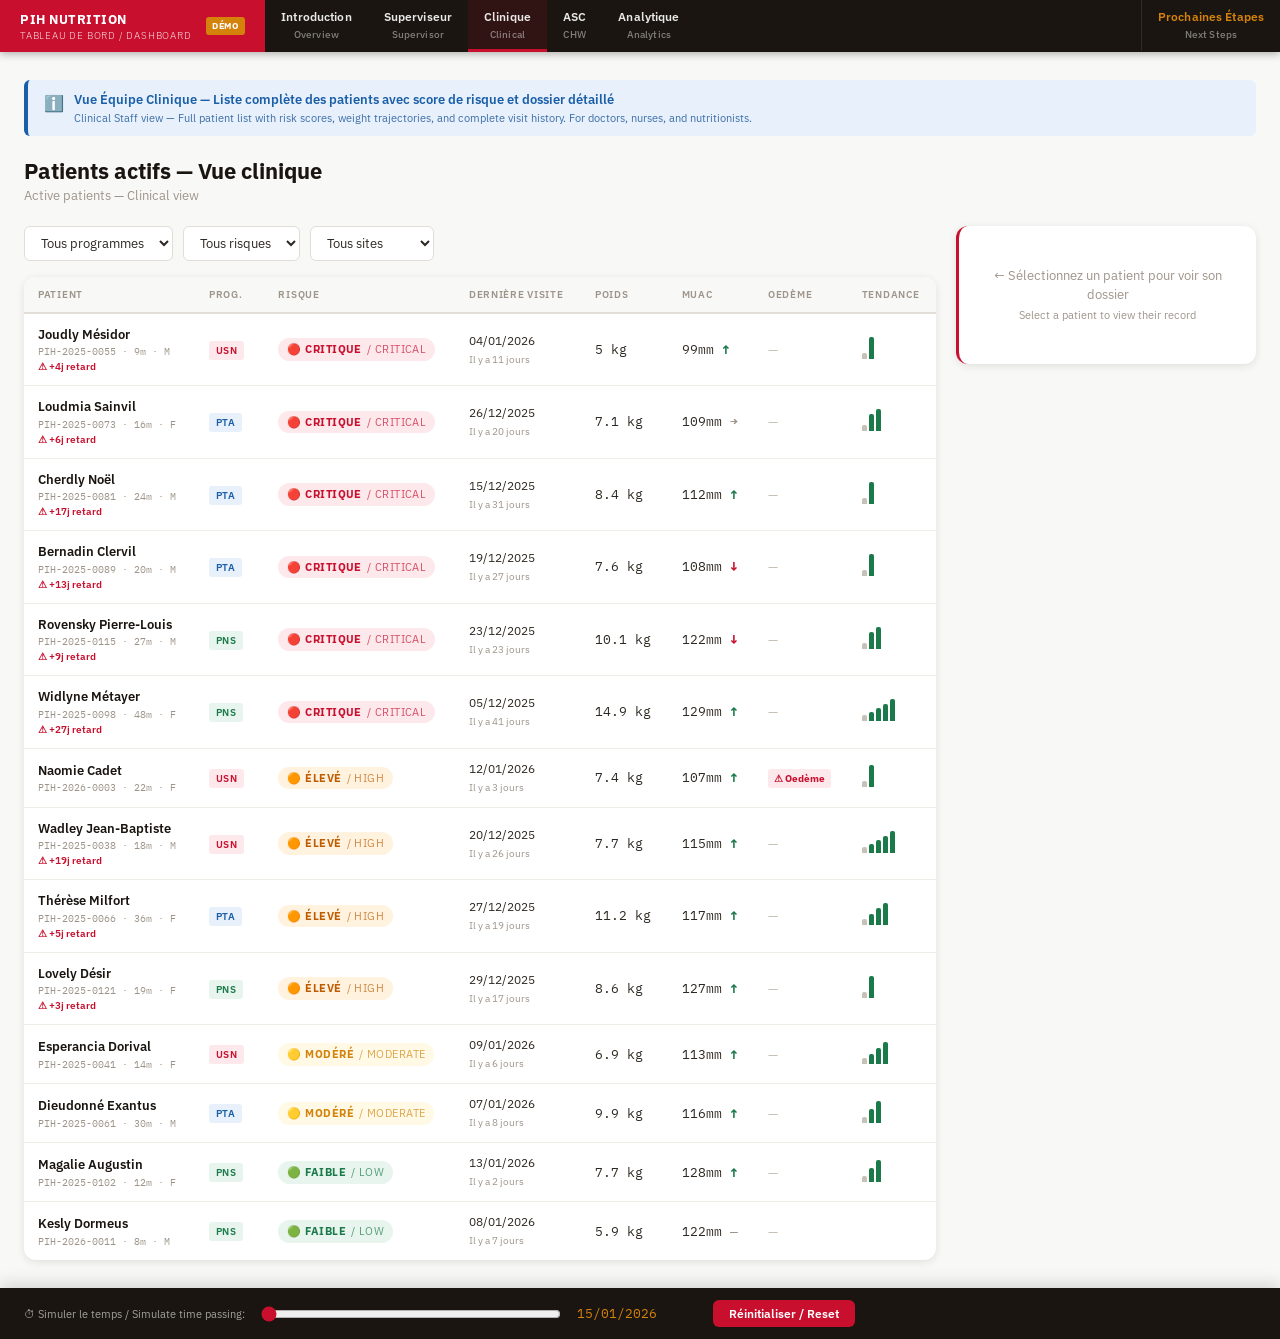
<file: clinical.html>
<!DOCTYPE html>
<html lang="fr">
<head>
  <meta charset="UTF-8">
  <meta name="viewport" content="width=device-width, initial-scale=1.0">
  <title>PIH Nutrition — Équipe Clinique</title>
  <link rel="stylesheet" href="css/style.css">
</head>
<body>

<div id="nav-container"></div>

<div class="page active" id="page-clinical">

  <div class="view-info">
    <div class="view-info-icon">ℹ️</div>
    <div>
      <div class="view-info-fr">Vue Équipe Clinique — Liste complète des patients avec score de risque et dossier détaillé</div>
      <div class="view-info-en">Clinical Staff view — Full patient list with risk scores, weight trajectories, and complete visit history. For doctors, nurses, and nutritionists.</div>
    </div>
  </div>

  <div class="section-header">
    <div class="section-title-fr">Patients actifs — Vue clinique</div>
    <div class="section-title-en">Active patients — Clinical view</div>
  </div>

  <div class="main-side-wide">

    <!-- LEFT: PATIENT LIST -->
    <div>
      <div class="filter-bar">
        <select id="cl-filter-program">
          <option value="">Tous programmes</option>
          <option value="USN">USN</option>
          <option value="PTA">PTA</option>
          <option value="PNS">PNS</option>
        </select>
        <select id="cl-filter-risk">
          <option value="">Tous risques</option>
          <option value="critical">🔴 Critique</option>
          <option value="high">🟠 Élevé</option>
          <option value="moderate">🟡 Modéré</option>
          <option value="low">🟢 Faible</option>
        </select>
        <select id="cl-filter-site">
          <option value="">Tous sites</option>
        </select>
      </div>
      <div class="card" style="padding:0;overflow:hidden;">
        <div style="overflow-x:auto;">
          <table class="data-table" id="clinical-table">
            <thead>
              <tr>
                <th>Patient</th>
                <th>Prog.</th>
                <th>Risque</th>
                <th>Dernière visite</th>
                <th>Poids</th>
                <th>MUAC</th>
                <th>Oedème</th>
                <th>Tendance</th>
              </tr>
            </thead>
            <tbody id="clinical-tbody"></tbody>
          </table>
        </div>
      </div>
    </div>

    <!-- RIGHT: PATIENT DETAIL PANEL -->
    <div>
      <div class="patient-panel" id="patient-detail">
        <div style="color:var(--gray-400);font-size:13px;padding:20px 0;text-align:center;">
          ← Sélectionnez un patient pour voir son dossier<br>
          <span style="font-size:11px;">Select a patient to view their record</span>
        </div>
      </div>
    </div>

  </div>

</div>

<div id="sim-bar-container"></div>

<script src="js/data.js"></script>
<script src="js/shared.js"></script>
<script>
document.getElementById('nav-container').innerHTML = buildNav('clinical');
document.getElementById('sim-bar-container').innerHTML = buildSimBar();

SITES.forEach(s => {
  const opt = document.createElement('option');
  opt.value = s.id;
  opt.textContent = s.commune;
  document.getElementById('cl-filter-site').appendChild(opt);
});

let selectedPatientId = null;

function render() {
  maybeAddSimAlerts();
  renderPatientList();
  if (selectedPatientId) {
    const p = getPatients().find(p => p.id === selectedPatientId);
    if (p) renderPatientDetail(p);
  }
}

function renderPatientList() {
  const progFil = document.getElementById('cl-filter-program').value;
  const riskFil = document.getElementById('cl-filter-risk').value;
  const siteFil = document.getElementById('cl-filter-site').value;
  let patients = getPatients();
  if (progFil) patients = patients.filter(p => p.program === progFil);
  if (riskFil) patients = patients.filter(p => p.risk === riskFil);
  if (siteFil) patients = patients.filter(p => p.site === siteFil);

  document.getElementById('clinical-tbody').innerHTML = patients.map(p => {
    const lastV = p.visits.at(-1);
    const prevV = p.visits.length > 1 ? p.visits.at(-2) : null;
    const weights = p.visits.map(v => v.weight);
    const muacTrend = prevV ? (lastV.muac > prevV.muac ? '↑' : lastV.muac < prevV.muac ? '↓' : '→') : '—';
    const muacColor = prevV ? (lastV.muac > prevV.muac ? 'var(--green)' : lastV.muac < prevV.muac ? 'var(--pih-red)' : 'var(--gray-400)') : 'var(--gray-400)';

    return `
      <tr class="${selectedPatientId === p.id ? 'selected-row' : ''}"
          onclick="selectPatient('${p.id}')"
          style="cursor:pointer;${selectedPatientId === p.id ? 'background:var(--blue-light);' : ''}">
        <td>
          <div class="patient-name">${p.name}</div>
          <div class="patient-id">${p.id} · ${p.age_months}m · ${p.sex}</div>
          ${p.overdue ? `<div style="font-size:10px;color:var(--pih-red);font-weight:600;">⚠ +${p.overdue.overdue}j retard</div>` : ''}
        </td>
        <td>${programTag(p.program)}</td>
        <td>${riskBadge(p.risk)}</td>
        <td style="font-size:12px;white-space:nowrap;">
          ${fmtDate(new Date(p.last_visit))}<br>
          <span style="font-size:10px;color:var(--gray-400);">${daysSinceLabel(p.days_since_visit)}</span>
        </td>
        <td style="font-size:13px;font-family:var(--mono);">${lastV?.weight ?? '—'} kg</td>
        <td style="font-size:13px;font-family:var(--mono);">
          ${lastV?.muac ?? '—'}mm
          <span style="color:${muacColor};font-weight:700;">${muacTrend}</span>
        </td>
        <td>${oedemaFlag(lastV?.oedema)}</td>
        <td>${sparkline(weights)}</td>
      </tr>`;
  }).join('');
}

function selectPatient(id) {
  selectedPatientId = id;
  const p = getPatients().find(p => p.id === id);
  if (p) renderPatientDetail(p);
  renderPatientList();
}

function renderPatientDetail(p) {
  const site = SITES.find(s => s.id === p.site);
  const chw = CHWS.find(c => c.id === p.chw);
  const lastV = p.visits.at(-1);
  const admV = p.visits[0];

  // Weight gain since admission
  const totalGain = lastV && admV ? ((lastV.weight - admV.weight) * 1000).toFixed(0) : '—';
  const daysSinceAdm = Math.floor((new Date(p.last_visit) - new Date(p.admission_date)) / 86400000);
  const gainPerDay = daysSinceAdm > 0 && admV && lastV ? ((lastV.weight - admV.weight) * 1000 / admV.weight / daysSinceAdm).toFixed(1) : '—';

  document.getElementById('patient-detail').innerHTML = `
    <div style="display:flex;align-items:flex-start;justify-content:space-between;gap:8px;margin-bottom:4px;flex-wrap:wrap;">
      <div>
        <div class="patient-panel-name">${p.name}</div>
        <div class="patient-panel-meta">${p.id} · ${p.age_months} mois · ${p.sex === 'F' ? 'Fille/Girl' : 'Garçon/Boy'}</div>
      </div>
      ${riskBadge(p.risk)}
    </div>

    <div style="display:grid;grid-template-columns:1fr 1fr;gap:8px;margin-bottom:16px;font-size:12px;">
      <div style="background:var(--gray-50);padding:8px;border-radius:var(--radius);">
        <div style="color:var(--gray-400);font-size:10px;text-transform:uppercase;letter-spacing:0.06em;">Programme</div>
        <div style="font-weight:700;">${programTag(p.program)} ${p.program}</div>
      </div>
      <div style="background:var(--gray-50);padding:8px;border-radius:var(--radius);">
        <div style="color:var(--gray-400);font-size:10px;text-transform:uppercase;letter-spacing:0.06em;">Site</div>
        <div style="font-weight:600;">${site?.commune || p.site}</div>
      </div>
      <div style="background:var(--gray-50);padding:8px;border-radius:var(--radius);">
        <div style="color:var(--gray-400);font-size:10px;text-transform:uppercase;letter-spacing:0.06em;">Admission</div>
        <div style="font-weight:600;">${fmtDate(new Date(p.admission_date))}</div>
      </div>
      <div style="background:var(--gray-50);padding:8px;border-radius:var(--radius);">
        <div style="color:var(--gray-400);font-size:10px;text-transform:uppercase;letter-spacing:0.06em;">ASC assigné</div>
        <div style="font-weight:600;">${chw?.name || '—'}</div>
      </div>
    </div>

    <div style="display:grid;grid-template-columns:1fr 1fr 1fr;gap:8px;margin-bottom:16px;text-align:center;">
      <div style="background:${parseFloat(gainPerDay) >= 5 ? 'var(--green-light)' : '#fde8ec'};padding:10px;border-radius:var(--radius);">
        <div style="font-size:18px;font-weight:700;color:${parseFloat(gainPerDay) >= 5 ? 'var(--green)' : 'var(--pih-red)'};">${gainPerDay}<span style="font-size:10px;font-weight:400;">g/kg/j</span></div>
        <div style="font-size:9px;color:var(--gray-500);text-transform:uppercase;letter-spacing:0.05em;">Gain poids moy.</div>
      </div>
      <div style="background:var(--gray-50);padding:10px;border-radius:var(--radius);">
        <div style="font-size:18px;font-weight:700;color:var(--gray-800);">${lastV?.muac ?? '—'}<span style="font-size:10px;font-weight:400;">mm</span></div>
        <div style="font-size:9px;color:var(--gray-500);text-transform:uppercase;letter-spacing:0.05em;">MUAC actuel</div>
      </div>
      <div style="background:lastV?.oedema ? '#fde8ec' : 'var(--gray-50)';padding:10px;border-radius:var(--radius);">
        <div style="font-size:18px;font-weight:700;color:${lastV?.oedema ? 'var(--pih-red)' : 'var(--green)'};">${lastV?.oedema ? 'Oui' : 'Non'}</div>
        <div style="font-size:9px;color:var(--gray-500);text-transform:uppercase;letter-spacing:0.05em;">Oedème</div>
      </div>
    </div>

    ${p.notes ? `<div style="background:var(--yellow-light);border-radius:var(--radius);padding:10px 12px;margin-bottom:14px;font-size:12px;color:var(--gray-700);">
      <strong style="font-size:10px;text-transform:uppercase;letter-spacing:0.06em;color:var(--yellow);">Note clinique / Clinical note</strong><br>
      ${p.notes}
    </div>` : ''}

    <!-- WEIGHT CHART (CSS bars) -->
    <div style="margin-bottom:14px;">
      <div style="font-size:10px;text-transform:uppercase;letter-spacing:0.07em;color:var(--gray-400);margin-bottom:8px;">Courbe de poids / Weight curve (kg)</div>
      ${renderWeightChart(p)}
    </div>

    <!-- VISIT TIMELINE -->
    <div>
      <div style="font-size:10px;text-transform:uppercase;letter-spacing:0.07em;color:var(--gray-400);margin-bottom:10px;">Historique des visites / Visit history</div>
      <div class="visit-timeline">
        ${[...p.visits].reverse().map((v, i) => {
          const isLatest = i === 0;
          const dotColor = v.oedema ? 'var(--pih-red)' : isLatest ? 'var(--blue)' : 'var(--gray-300)';
          return `
            <div class="visit-item ${isLatest ? 'latest' : ''}" style="position:relative;">
              <div class="visit-dot" style="background:${dotColor};position:absolute;left:-18px;top:12px;"></div>
              <div class="visit-date">${v.type} — ${fmtDate(new Date(v.date))}</div>
              <div class="visit-metrics">
                <div class="visit-metric">Poids: <span>${v.weight} kg</span></div>
                <div class="visit-metric">MUAC: <span>${v.muac} mm</span></div>
                <div class="visit-metric">P/T: <span>${v.pt}%</span></div>
                ${v.oedema ? '<div class="visit-metric" style="color:var(--pih-red);">⚠ Oedème</div>' : ''}
              </div>
            </div>`;
        }).join('')}
      </div>
    </div>
  `;
}

function renderWeightChart(p) {
  const weights = p.visits.map(v => v.weight);
  const dates = p.visits.map(v => v.date.slice(5)); // MM-DD
  const max = Math.max(...weights) * 1.1;
  const min = Math.min(...weights) * 0.9;
  const range = max - min;
  const h = 80;
  const w = 100 / weights.length;

  return `<div style="display:flex;align-items:flex-end;gap:3px;height:${h}px;background:var(--gray-50);border-radius:var(--radius);padding:8px 8px 20px;position:relative;overflow:hidden;">
    ${weights.map((wt, i) => {
      const barH = Math.max(4, Math.round(((wt - min) / range) * (h - 30)));
      const isLast = i === weights.length - 1;
      const prev = i > 0 ? weights[i-1] : wt;
      const color = isLast ? 'var(--blue)' : (wt >= prev ? 'var(--green)' : 'var(--pih-red)');
      return `<div style="flex:1;display:flex;flex-direction:column;align-items:center;gap:2px;height:100%;justify-content:flex-end;">
        <div style="font-size:8px;color:var(--gray-500);">${wt}</div>
        <div style="width:100%;background:${color};border-radius:2px 2px 0 0;height:${barH}px;opacity:${isLast?1:0.6};transition:height 0.5s ease;"></div>
        <div style="font-size:7px;color:var(--gray-400);transform:rotate(-45deg);white-space:nowrap;">${dates[i]}</div>
      </div>`;
    }).join('')}
  </div>`;
}

['cl-filter-program','cl-filter-risk','cl-filter-site'].forEach(id => {
  document.getElementById(id).addEventListener('change', renderPatientList);
});

initSimBar(render);
render();
</script>
</body>
</html>
</file>
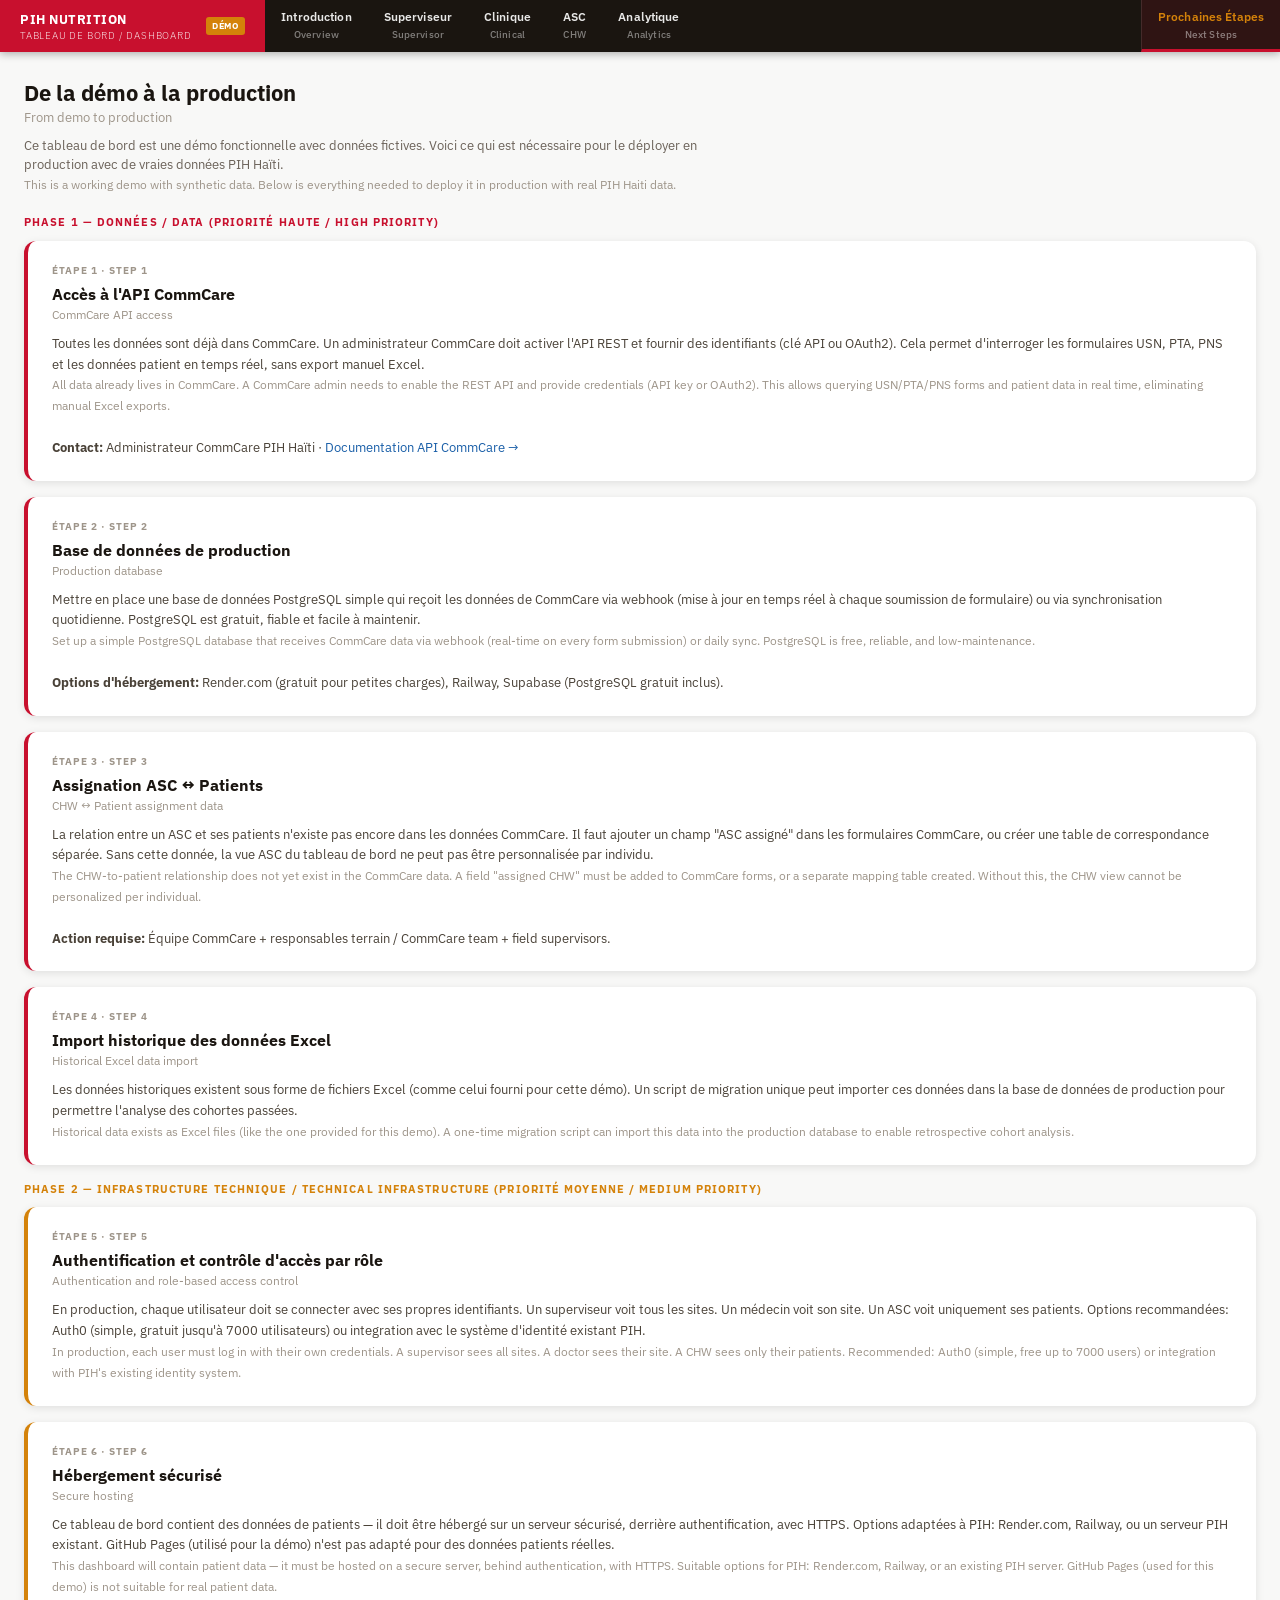
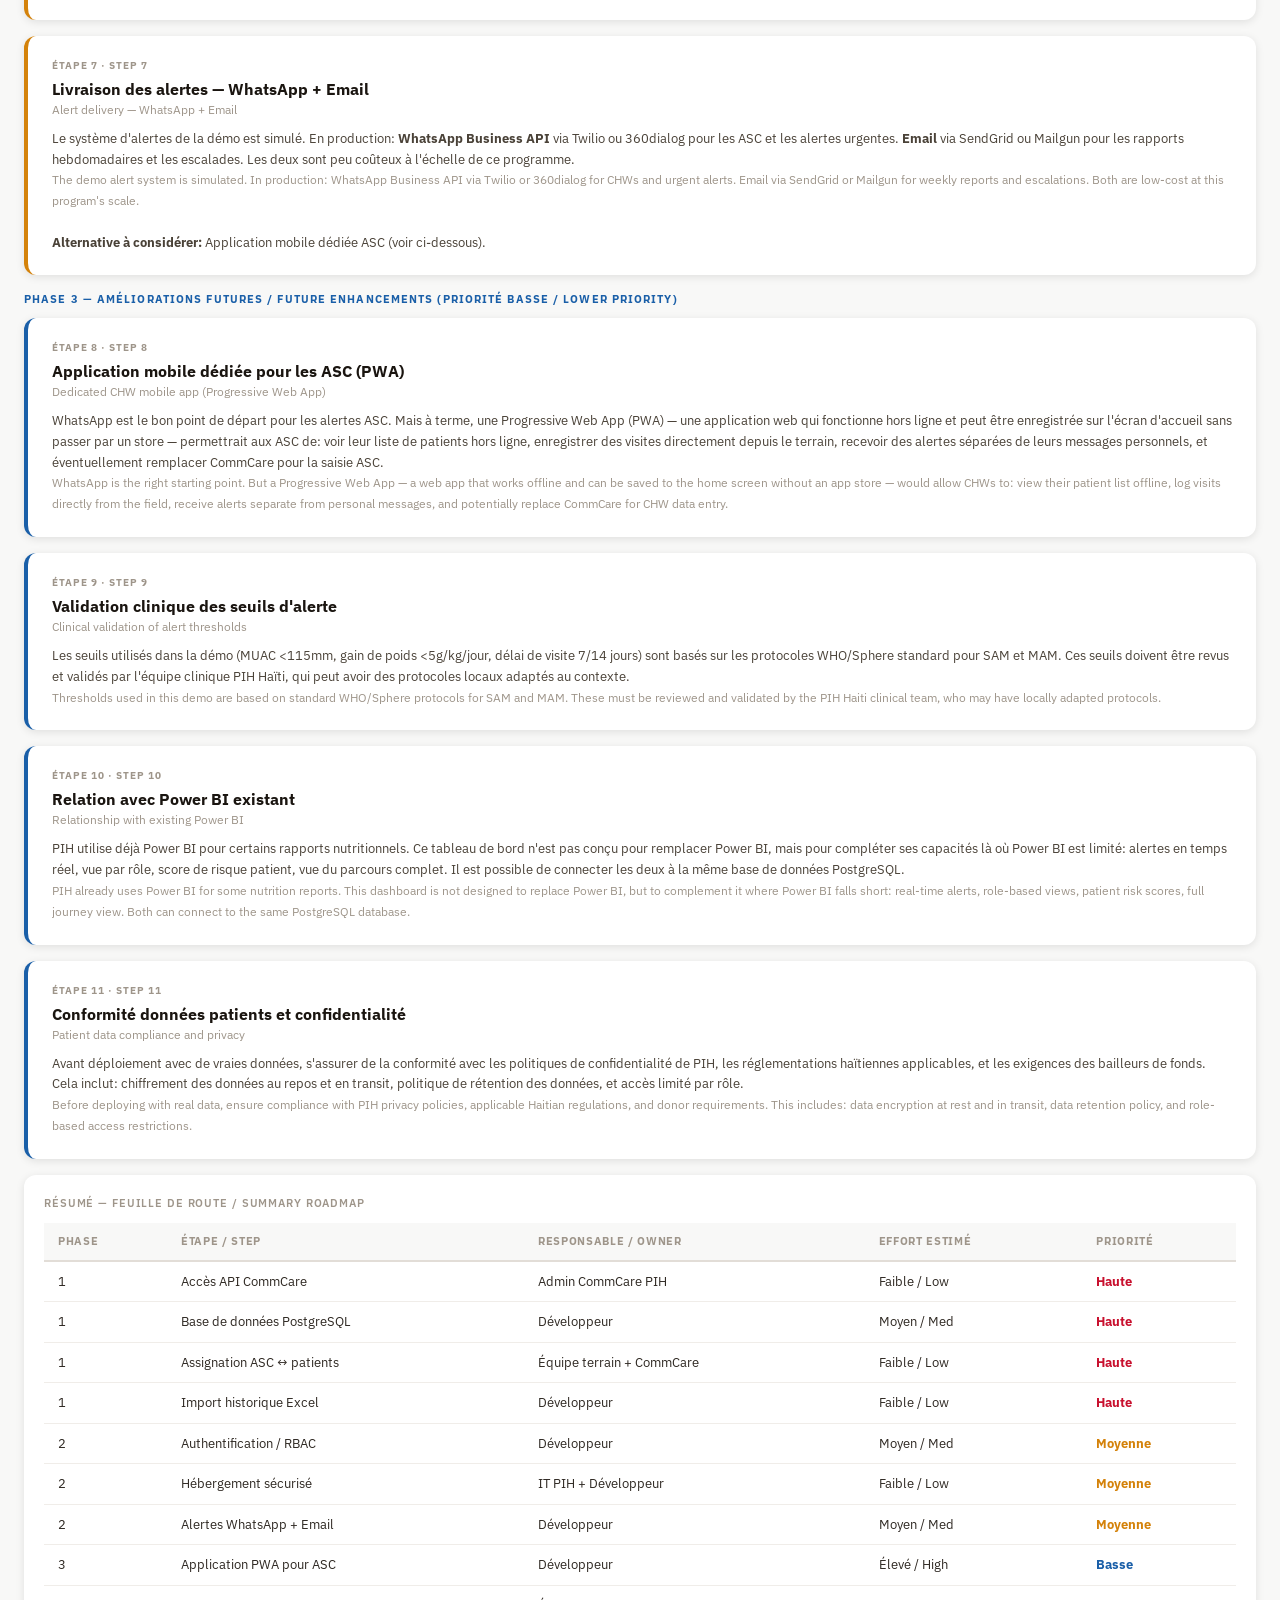
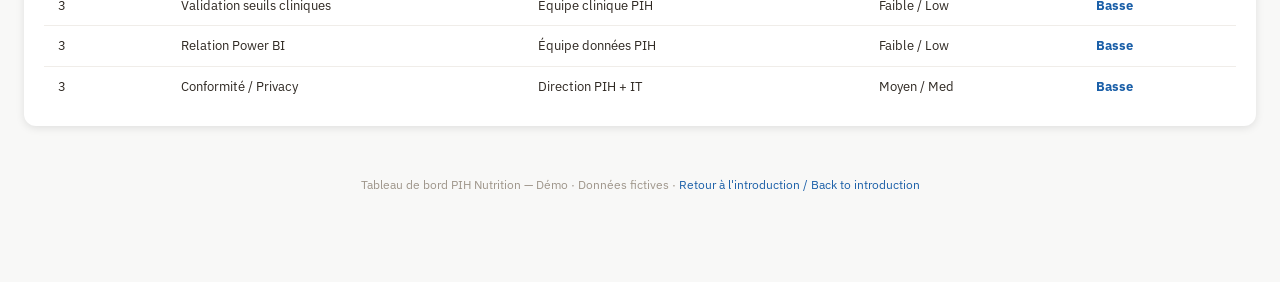
<file: nextsteps.html>
<!DOCTYPE html>
<html lang="fr">
<head>
  <meta charset="UTF-8">
  <meta name="viewport" content="width=device-width, initial-scale=1.0">
  <title>PIH Nutrition — Prochaines Étapes</title>
  <link rel="stylesheet" href="css/style.css">
</head>
<body>

<div id="nav-container"></div>

<div class="page active" id="page-nextsteps">

  <div class="section-header">
    <div class="section-title-fr">De la démo à la production</div>
    <div class="section-title-en">From demo to production</div>
    <p class="section-desc">
      Ce tableau de bord est une démo fonctionnelle avec données fictives. Voici ce qui est nécessaire pour le déployer en production avec de vraies données PIH Haïti.
      <br><span style="color:var(--gray-400);font-size:12px;">This is a working demo with synthetic data. Below is everything needed to deploy it in production with real PIH Haiti data.</span>
    </p>
  </div>

  <!-- PHASE 1: DATA -->
  <div style="margin-bottom:10px;">
    <div style="font-size:11px;font-weight:700;letter-spacing:0.1em;text-transform:uppercase;color:var(--pih-red);margin-bottom:10px;">Phase 1 — Données / Data (Priorité haute / High priority)</div>

    <div class="step-card priority-high">
      <div class="step-phase">Étape 1 · Step 1</div>
      <div class="step-title-fr">Accès à l'API CommCare</div>
      <div class="step-title-en">CommCare API access</div>
      <p class="step-desc">
        Toutes les données sont déjà dans CommCare. Un administrateur CommCare doit activer l'API REST et fournir des identifiants (clé API ou OAuth2). Cela permet d'interroger les formulaires USN, PTA, PNS et les données patient en temps réel, sans export manuel Excel.
        <br><span style="color:var(--gray-400);font-size:12px;">All data already lives in CommCare. A CommCare admin needs to enable the REST API and provide credentials (API key or OAuth2). This allows querying USN/PTA/PNS forms and patient data in real time, eliminating manual Excel exports.</span>
        <br><br>
        <strong>Contact:</strong> Administrateur CommCare PIH Haïti · <a href="https://confluence.dimagi.com/display/commcarepublic/CommCare+API+Overview" target="_blank" style="color:var(--blue);">Documentation API CommCare →</a>
      </p>
    </div>

    <div class="step-card priority-high">
      <div class="step-phase">Étape 2 · Step 2</div>
      <div class="step-title-fr">Base de données de production</div>
      <div class="step-title-en">Production database</div>
      <p class="step-desc">
        Mettre en place une base de données PostgreSQL simple qui reçoit les données de CommCare via webhook (mise à jour en temps réel à chaque soumission de formulaire) ou via synchronisation quotidienne. PostgreSQL est gratuit, fiable et facile à maintenir.
        <br><span style="color:var(--gray-400);font-size:12px;">Set up a simple PostgreSQL database that receives CommCare data via webhook (real-time on every form submission) or daily sync. PostgreSQL is free, reliable, and low-maintenance.</span>
        <br><br>
        <strong>Options d'hébergement:</strong> Render.com (gratuit pour petites charges), Railway, Supabase (PostgreSQL gratuit inclus).
      </p>
    </div>

    <div class="step-card priority-high">
      <div class="step-phase">Étape 3 · Step 3</div>
      <div class="step-title-fr">Assignation ASC ↔ Patients</div>
      <div class="step-title-en">CHW ↔ Patient assignment data</div>
      <p class="step-desc">
        La relation entre un ASC et ses patients n'existe pas encore dans les données CommCare. Il faut ajouter un champ "ASC assigné" dans les formulaires CommCare, ou créer une table de correspondance séparée. Sans cette donnée, la vue ASC du tableau de bord ne peut pas être personnalisée par individu.
        <br><span style="color:var(--gray-400);font-size:12px;">The CHW-to-patient relationship does not yet exist in the CommCare data. A field "assigned CHW" must be added to CommCare forms, or a separate mapping table created. Without this, the CHW view cannot be personalized per individual.</span>
        <br><br>
        <strong>Action requise:</strong> Équipe CommCare + responsables terrain / CommCare team + field supervisors.
      </p>
    </div>

    <div class="step-card priority-high">
      <div class="step-phase">Étape 4 · Step 4</div>
      <div class="step-title-fr">Import historique des données Excel</div>
      <div class="step-title-en">Historical Excel data import</div>
      <p class="step-desc">
        Les données historiques existent sous forme de fichiers Excel (comme celui fourni pour cette démo). Un script de migration unique peut importer ces données dans la base de données de production pour permettre l'analyse des cohortes passées.
        <br><span style="color:var(--gray-400);font-size:12px;">Historical data exists as Excel files (like the one provided for this demo). A one-time migration script can import this data into the production database to enable retrospective cohort analysis.</span>
      </p>
    </div>
  </div>

  <!-- PHASE 2: TECH -->
  <div style="margin-bottom:10px;">
    <div style="font-size:11px;font-weight:700;letter-spacing:0.1em;text-transform:uppercase;color:var(--yellow);margin-bottom:10px;">Phase 2 — Infrastructure technique / Technical infrastructure (Priorité moyenne / Medium priority)</div>

    <div class="step-card priority-med">
      <div class="step-phase">Étape 5 · Step 5</div>
      <div class="step-title-fr">Authentification et contrôle d'accès par rôle</div>
      <div class="step-title-en">Authentication and role-based access control</div>
      <p class="step-desc">
        En production, chaque utilisateur doit se connecter avec ses propres identifiants. Un superviseur voit tous les sites. Un médecin voit son site. Un ASC voit uniquement ses patients. Options recommandées: Auth0 (simple, gratuit jusqu'à 7000 utilisateurs) ou integration avec le système d'identité existant PIH.
        <br><span style="color:var(--gray-400);font-size:12px;">In production, each user must log in with their own credentials. A supervisor sees all sites. A doctor sees their site. A CHW sees only their patients. Recommended: Auth0 (simple, free up to 7000 users) or integration with PIH's existing identity system.</span>
      </p>
    </div>

    <div class="step-card priority-med">
      <div class="step-phase">Étape 6 · Step 6</div>
      <div class="step-title-fr">Hébergement sécurisé</div>
      <div class="step-title-en">Secure hosting</div>
      <p class="step-desc">
        Ce tableau de bord contient des données de patients — il doit être hébergé sur un serveur sécurisé, derrière authentification, avec HTTPS. Options adaptées à PIH: Render.com, Railway, ou un serveur PIH existant. GitHub Pages (utilisé pour la démo) n'est pas adapté pour des données patients réelles.
        <br><span style="color:var(--gray-400);font-size:12px;">This dashboard will contain patient data — it must be hosted on a secure server, behind authentication, with HTTPS. Suitable options for PIH: Render.com, Railway, or an existing PIH server. GitHub Pages (used for this demo) is not suitable for real patient data.</span>
      </p>
    </div>

    <div class="step-card priority-med">
      <div class="step-phase">Étape 7 · Step 7</div>
      <div class="step-title-fr">Livraison des alertes — WhatsApp + Email</div>
      <div class="step-title-en">Alert delivery — WhatsApp + Email</div>
      <p class="step-desc">
        Le système d'alertes de la démo est simulé. En production: <strong>WhatsApp Business API</strong> via Twilio ou 360dialog pour les ASC et les alertes urgentes. <strong>Email</strong> via SendGrid ou Mailgun pour les rapports hebdomadaires et les escalades. Les deux sont peu coûteux à l'échelle de ce programme.
        <br><span style="color:var(--gray-400);font-size:12px;">The demo alert system is simulated. In production: WhatsApp Business API via Twilio or 360dialog for CHWs and urgent alerts. Email via SendGrid or Mailgun for weekly reports and escalations. Both are low-cost at this program's scale.</span>
        <br><br>
        <strong>Alternative à considérer:</strong> Application mobile dédiée ASC (voir ci-dessous).
      </p>
    </div>
  </div>

  <!-- PHASE 3: ENHANCEMENTS -->
  <div style="margin-bottom:10px;">
    <div style="font-size:11px;font-weight:700;letter-spacing:0.1em;text-transform:uppercase;color:var(--blue);margin-bottom:10px;">Phase 3 — Améliorations futures / Future enhancements (Priorité basse / Lower priority)</div>

    <div class="step-card priority-low">
      <div class="step-phase">Étape 8 · Step 8</div>
      <div class="step-title-fr">Application mobile dédiée pour les ASC (PWA)</div>
      <div class="step-title-en">Dedicated CHW mobile app (Progressive Web App)</div>
      <p class="step-desc">
        WhatsApp est le bon point de départ pour les alertes ASC. Mais à terme, une Progressive Web App (PWA) — une application web qui fonctionne hors ligne et peut être enregistrée sur l'écran d'accueil sans passer par un store — permettrait aux ASC de: voir leur liste de patients hors ligne, enregistrer des visites directement depuis le terrain, recevoir des alertes séparées de leurs messages personnels, et éventuellement remplacer CommCare pour la saisie ASC.
        <br><span style="color:var(--gray-400);font-size:12px;">WhatsApp is the right starting point. But a Progressive Web App — a web app that works offline and can be saved to the home screen without an app store — would allow CHWs to: view their patient list offline, log visits directly from the field, receive alerts separate from personal messages, and potentially replace CommCare for CHW data entry.</span>
      </p>
    </div>

    <div class="step-card priority-low">
      <div class="step-phase">Étape 9 · Step 9</div>
      <div class="step-title-fr">Validation clinique des seuils d'alerte</div>
      <div class="step-title-en">Clinical validation of alert thresholds</div>
      <p class="step-desc">
        Les seuils utilisés dans la démo (MUAC &lt;115mm, gain de poids &lt;5g/kg/jour, délai de visite 7/14 jours) sont basés sur les protocoles WHO/Sphere standard pour SAM et MAM. Ces seuils doivent être revus et validés par l'équipe clinique PIH Haïti, qui peut avoir des protocoles locaux adaptés au contexte.
        <br><span style="color:var(--gray-400);font-size:12px;">Thresholds used in this demo are based on standard WHO/Sphere protocols for SAM and MAM. These must be reviewed and validated by the PIH Haiti clinical team, who may have locally adapted protocols.</span>
      </p>
    </div>

    <div class="step-card priority-low">
      <div class="step-phase">Étape 10 · Step 10</div>
      <div class="step-title-fr">Relation avec Power BI existant</div>
      <div class="step-title-en">Relationship with existing Power BI</div>
      <p class="step-desc">
        PIH utilise déjà Power BI pour certains rapports nutritionnels. Ce tableau de bord n'est pas conçu pour remplacer Power BI, mais pour compléter ses capacités là où Power BI est limité: alertes en temps réel, vue par rôle, score de risque patient, vue du parcours complet. Il est possible de connecter les deux à la même base de données PostgreSQL.
        <br><span style="color:var(--gray-400);font-size:12px;">PIH already uses Power BI for some nutrition reports. This dashboard is not designed to replace Power BI, but to complement it where Power BI falls short: real-time alerts, role-based views, patient risk scores, full journey view. Both can connect to the same PostgreSQL database.</span>
      </p>
    </div>

    <div class="step-card priority-low">
      <div class="step-phase">Étape 11 · Step 11</div>
      <div class="step-title-fr">Conformité données patients et confidentialité</div>
      <div class="step-title-en">Patient data compliance and privacy</div>
      <p class="step-desc">
        Avant déploiement avec de vraies données, s'assurer de la conformité avec les politiques de confidentialité de PIH, les réglementations haïtiennes applicables, et les exigences des bailleurs de fonds. Cela inclut: chiffrement des données au repos et en transit, politique de rétention des données, et accès limité par rôle.
        <br><span style="color:var(--gray-400);font-size:12px;">Before deploying with real data, ensure compliance with PIH privacy policies, applicable Haitian regulations, and donor requirements. This includes: data encryption at rest and in transit, data retention policy, and role-based access restrictions.</span>
      </p>
    </div>
  </div>

  <!-- SUMMARY TABLE -->
  <div class="card" style="margin-bottom:40px;">
    <div class="card-title">Résumé — Feuille de route / Summary roadmap</div>
    <div style="overflow-x:auto;">
      <table class="vs-table" style="font-size:13px;">
        <thead>
          <tr>
            <th>Phase</th>
            <th>Étape / Step</th>
            <th>Responsable / Owner</th>
            <th>Effort estimé</th>
            <th>Priorité</th>
          </tr>
        </thead>
        <tbody>
          <tr><td>1</td><td>Accès API CommCare</td><td>Admin CommCare PIH</td><td>Faible / Low</td><td style="color:var(--pih-red);font-weight:700;">Haute</td></tr>
          <tr><td>1</td><td>Base de données PostgreSQL</td><td>Développeur</td><td>Moyen / Med</td><td style="color:var(--pih-red);font-weight:700;">Haute</td></tr>
          <tr><td>1</td><td>Assignation ASC ↔ patients</td><td>Équipe terrain + CommCare</td><td>Faible / Low</td><td style="color:var(--pih-red);font-weight:700;">Haute</td></tr>
          <tr><td>1</td><td>Import historique Excel</td><td>Développeur</td><td>Faible / Low</td><td style="color:var(--pih-red);font-weight:700;">Haute</td></tr>
          <tr><td>2</td><td>Authentification / RBAC</td><td>Développeur</td><td>Moyen / Med</td><td style="color:var(--yellow);font-weight:700;">Moyenne</td></tr>
          <tr><td>2</td><td>Hébergement sécurisé</td><td>IT PIH + Développeur</td><td>Faible / Low</td><td style="color:var(--yellow);font-weight:700;">Moyenne</td></tr>
          <tr><td>2</td><td>Alertes WhatsApp + Email</td><td>Développeur</td><td>Moyen / Med</td><td style="color:var(--yellow);font-weight:700;">Moyenne</td></tr>
          <tr><td>3</td><td>Application PWA pour ASC</td><td>Développeur</td><td>Élevé / High</td><td style="color:var(--blue);font-weight:700;">Basse</td></tr>
          <tr><td>3</td><td>Validation seuils cliniques</td><td>Équipe clinique PIH</td><td>Faible / Low</td><td style="color:var(--blue);font-weight:700;">Basse</td></tr>
          <tr><td>3</td><td>Relation Power BI</td><td>Équipe données PIH</td><td>Faible / Low</td><td style="color:var(--blue);font-weight:700;">Basse</td></tr>
          <tr><td>3</td><td>Conformité / Privacy</td><td>Direction PIH + IT</td><td>Moyen / Med</td><td style="color:var(--blue);font-weight:700;">Basse</td></tr>
        </tbody>
      </table>
    </div>
  </div>

  <div style="text-align:center;padding:10px 0 60px;color:var(--gray-400);font-size:12px;">
    Tableau de bord PIH Nutrition — Démo · Données fictives · <a href="index.html" style="color:var(--blue);">Retour à l'introduction / Back to introduction</a>
  </div>

</div>

<script src="js/data.js"></script>
<script src="js/shared.js"></script>
<script>
  document.getElementById('nav-container').innerHTML = buildNav('nextsteps');
</script>
</body>
</html>
</file>
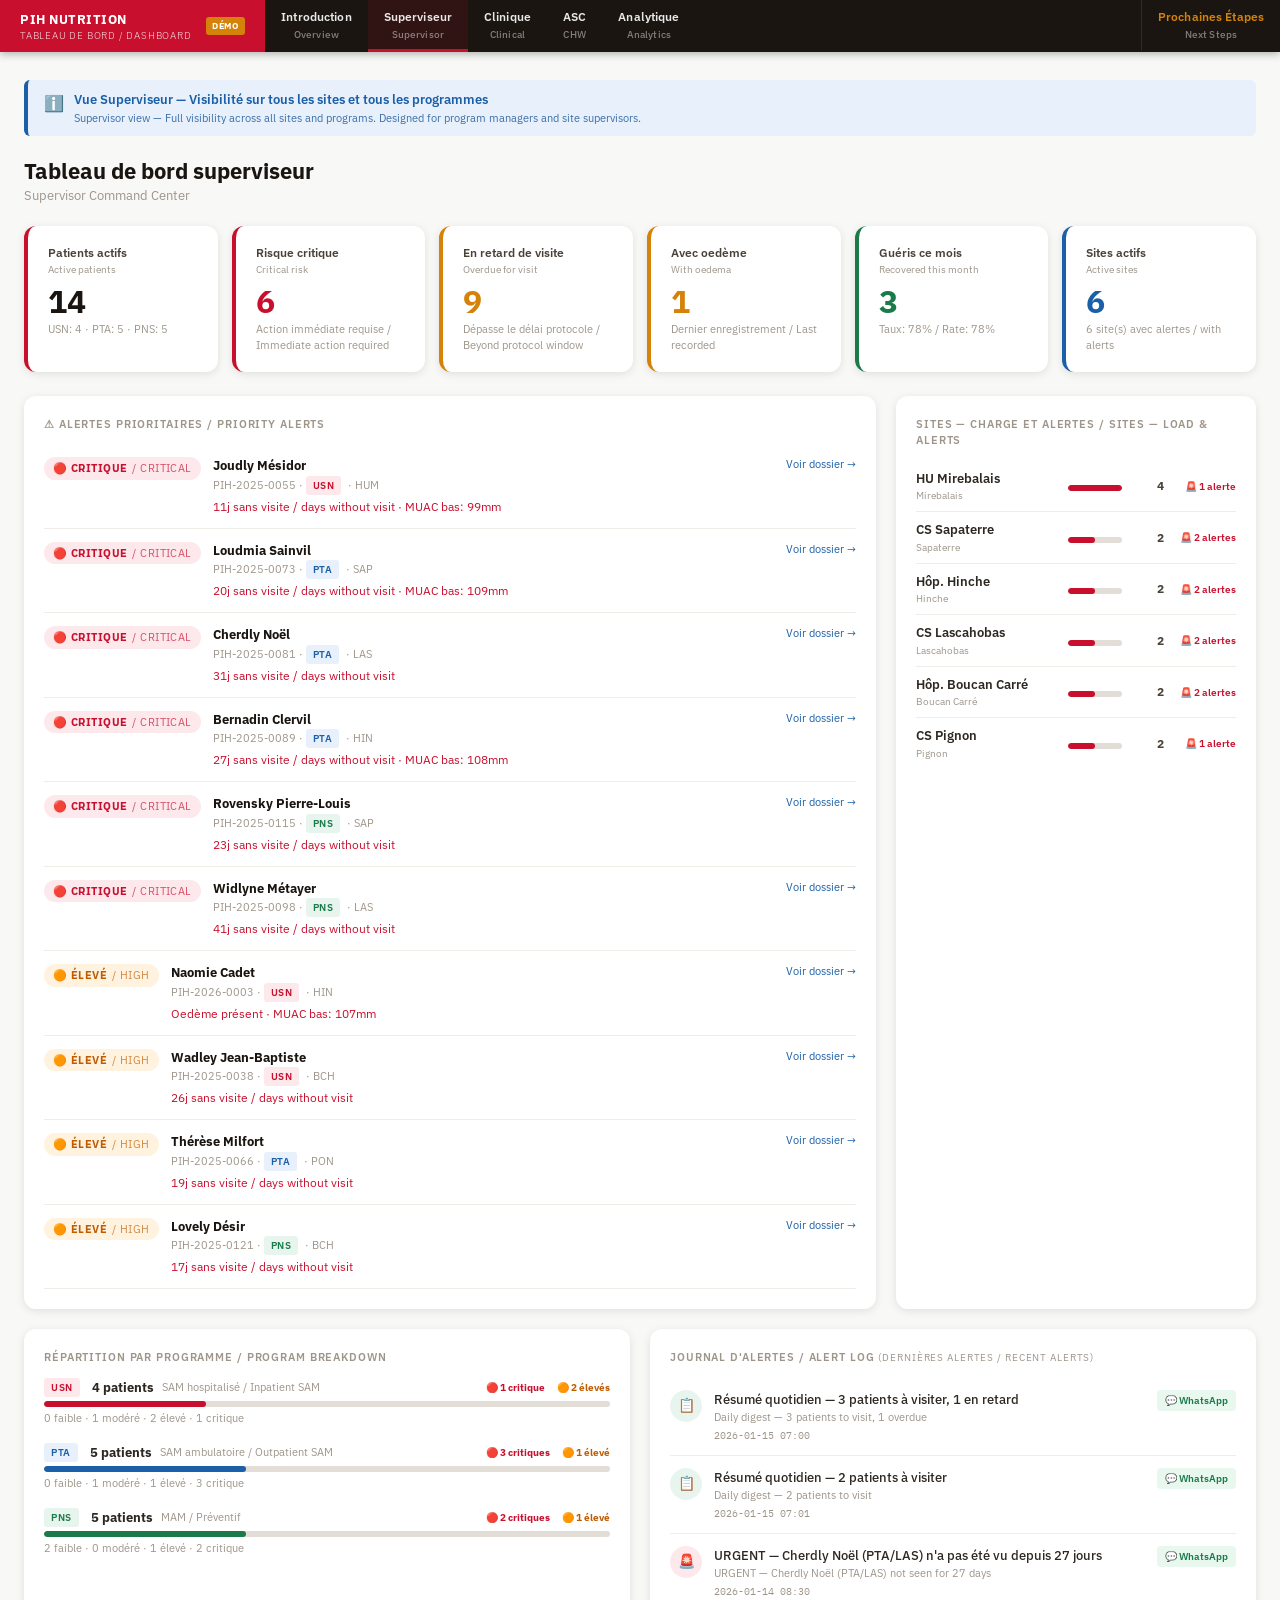
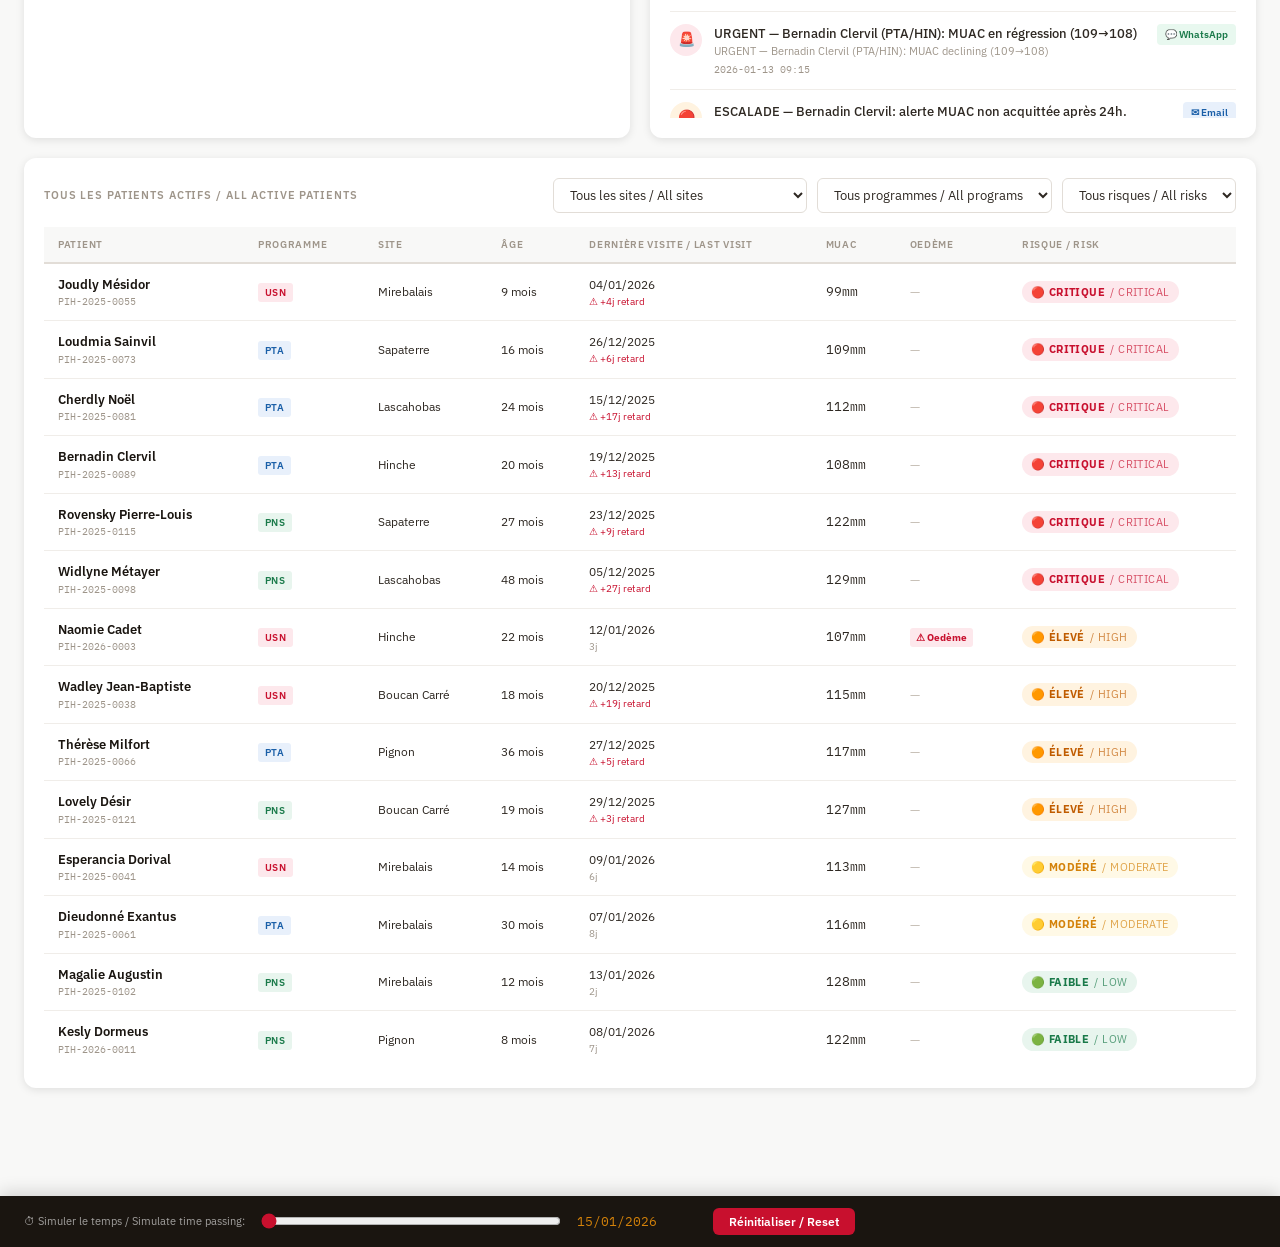
<file: supervisor.html>
<!DOCTYPE html>
<html lang="fr">
<head>
  <meta charset="UTF-8">
  <meta name="viewport" content="width=device-width, initial-scale=1.0">
  <title>PIH Nutrition — Superviseur</title>
  <link rel="stylesheet" href="css/style.css">
</head>
<body>

<div id="nav-container"></div>

<div class="page active" id="page-supervisor">

  <div class="view-info">
    <div class="view-info-icon">ℹ️</div>
    <div>
      <div class="view-info-fr">Vue Superviseur — Visibilité sur tous les sites et tous les programmes</div>
      <div class="view-info-en">Supervisor view — Full visibility across all sites and programs. Designed for program managers and site supervisors.</div>
    </div>
  </div>

  <div class="section-header">
    <div class="section-title-fr">Tableau de bord superviseur</div>
    <div class="section-title-en">Supervisor Command Center</div>
  </div>

  <!-- STAT CARDS -->
  <div class="stat-grid" id="stat-grid"></div>

  <div class="main-side" style="margin-bottom:20px;">

    <!-- PRIORITY ALERTS -->
    <div class="card">
      <div class="card-title">⚠ Alertes prioritaires / Priority alerts</div>
      <div id="priority-alerts"></div>
    </div>

    <!-- SITE HEATMAP -->
    <div class="card">
      <div class="card-title">Sites — charge et alertes / Sites — load & alerts</div>
      <div id="site-heatmap"></div>
    </div>

  </div>

  <div class="two-col" style="margin-bottom:20px;">

    <!-- PROGRAM BREAKDOWN -->
    <div class="card">
      <div class="card-title">Répartition par programme / Program breakdown</div>
      <div id="program-breakdown"></div>
    </div>

    <!-- ALERT LOG -->
    <div class="card">
      <div class="card-title">Journal d'alertes / Alert log <span style="font-size:10px;color:var(--gray-400);font-weight:400;">(dernières alertes / recent alerts)</span></div>
      <div class="scrollable" style="max-height:340px;">
        <div id="alert-log-super"></div>
      </div>
    </div>

  </div>

  <!-- FULL PATIENT TABLE -->
  <div class="card" style="margin-bottom:80px;">
    <div style="display:flex;align-items:center;justify-content:space-between;margin-bottom:14px;flex-wrap:wrap;gap:10px;">
      <div class="card-title" style="margin-bottom:0;">Tous les patients actifs / All active patients</div>
      <div class="filter-bar" style="margin-bottom:0;">
        <select id="filter-site">
          <option value="">Tous les sites / All sites</option>
        </select>
        <select id="filter-program">
          <option value="">Tous programmes / All programs</option>
          <option value="USN">USN</option>
          <option value="PTA">PTA</option>
          <option value="PNS">PNS</option>
        </select>
        <select id="filter-risk">
          <option value="">Tous risques / All risks</option>
          <option value="critical">Critique</option>
          <option value="high">Élevé</option>
          <option value="moderate">Modéré</option>
          <option value="low">Faible</option>
        </select>
      </div>
    </div>
    <div style="overflow-x:auto;">
      <table class="data-table" id="all-patients-table">
        <thead>
          <tr>
            <th>Patient</th>
            <th>Programme</th>
            <th>Site</th>
            <th>Âge</th>
            <th>Dernière visite / Last visit</th>
            <th>MUAC</th>
            <th>Oedème</th>
            <th>Risque / Risk</th>
          </tr>
        </thead>
        <tbody id="all-patients-tbody"></tbody>
      </table>
    </div>
  </div>

</div>

<div id="sim-bar-container"></div>

<script src="js/data.js"></script>
<script src="js/shared.js"></script>
<script>
document.getElementById('nav-container').innerHTML = buildNav('supervisor');
document.getElementById('sim-bar-container').innerHTML = buildSimBar();

// Populate site filter
SITES.forEach(s => {
  const opt = document.createElement('option');
  opt.value = s.id;
  opt.textContent = s.name_fr;
  document.getElementById('filter-site').appendChild(opt);
});

function render() {
  maybeAddSimAlerts();
  const patients = getPatients();
  const siteStats = getSiteStats();

  // ── STAT CARDS ──
  const critical = patients.filter(p => p.risk === 'critical').length;
  const overdue = patients.filter(p => p.overdue).length;
  const oedema = patients.filter(p => p.visits.at(-1)?.oedema).length;

  document.getElementById('stat-grid').innerHTML = `
    <div class="stat-card red">
      <div class="stat-label-fr">Patients actifs</div>
      <div class="stat-label-en">Active patients</div>
      <div class="stat-value">${patients.length}</div>
      <div class="stat-sub">USN: ${patients.filter(p=>p.program==='USN').length} · PTA: ${patients.filter(p=>p.program==='PTA').length} · PNS: ${patients.filter(p=>p.program==='PNS').length}</div>
    </div>
    <div class="stat-card red">
      <div class="stat-label-fr">Risque critique</div>
      <div class="stat-label-en">Critical risk</div>
      <div class="stat-value" style="color:var(--pih-red)">${critical}</div>
      <div class="stat-sub">Action immédiate requise / Immediate action required</div>
    </div>
    <div class="stat-card yellow">
      <div class="stat-label-fr">En retard de visite</div>
      <div class="stat-label-en">Overdue for visit</div>
      <div class="stat-value" style="color:var(--yellow)">${overdue}</div>
      <div class="stat-sub">Dépasse le délai protocole / Beyond protocol window</div>
    </div>
    <div class="stat-card yellow">
      <div class="stat-label-fr">Avec oedème</div>
      <div class="stat-label-en">With oedema</div>
      <div class="stat-value" style="color:var(--yellow)">${oedema}</div>
      <div class="stat-sub">Dernier enregistrement / Last recorded</div>
    </div>
    <div class="stat-card green">
      <div class="stat-label-fr">Guéris ce mois</div>
      <div class="stat-label-en">Recovered this month</div>
      <div class="stat-value" style="color:var(--green)">3</div>
      <div class="stat-sub">Taux: 78% / Rate: 78%</div>
    </div>
    <div class="stat-card blue">
      <div class="stat-label-fr">Sites actifs</div>
      <div class="stat-label-en">Active sites</div>
      <div class="stat-value" style="color:var(--blue)">${siteStats.length}</div>
      <div class="stat-sub">${siteStats.filter(s=>s.alerts>0).length} site(s) avec alertes / with alerts</div>
    </div>
  `;

  // ── PRIORITY ALERTS ──
  const criticalPts = patients.filter(p => p.risk === 'critical' || p.risk === 'high');
  document.getElementById('priority-alerts').innerHTML = criticalPts.length === 0
    ? '<div style="color:var(--green);font-size:13px;padding:12px 0;">✓ Aucune alerte prioritaire / No priority alerts</div>'
    : criticalPts.map(p => {
        const lastV = p.visits.at(-1);
        const reasons = [];
        if (p.overdue) reasons.push(`${p.overdue.days}j sans visite / days without visit`);
        if (lastV?.oedema) reasons.push('Oedème présent');
        if (lastV?.muac < 110) reasons.push(`MUAC bas: ${lastV.muac}mm`);
        return `
          <div style="display:flex;align-items:flex-start;gap:12px;padding:12px 0;border-bottom:1px solid var(--gray-100);">
            <div>${riskBadge(p.risk)}</div>
            <div style="flex:1;">
              <div style="font-weight:700;font-size:13px;color:var(--gray-800);">${p.name}</div>
              <div style="font-size:11px;color:var(--gray-400);">${p.id} · ${programTag(p.program)} · ${p.site}</div>
              <div style="font-size:12px;color:var(--pih-red);margin-top:3px;">${reasons.join(' · ')}</div>
            </div>
            <a href="clinical.html" style="font-size:11px;color:var(--blue);white-space:nowrap;">Voir dossier →</a>
          </div>`;
      }).join('');

  // ── SITE HEATMAP ──
  const maxCount = Math.max(...siteStats.map(s => s.count));
  document.getElementById('site-heatmap').innerHTML = siteStats.map(s => `
    <div class="site-row">
      <div style="min-width:140px;">
        <div class="site-name-fr">${s.name_fr.replace('Centre de Santé de ','CS ').replace('Hôpital Universitaire de ','HU ').replace('Hôpital de ','Hôp. ').replace('Hôpital St. Nicolas de ','Hôp. ')}</div>
        <div class="site-name-en">${s.commune}</div>
      </div>
      <div class="site-bar-wrap">
        ${progressBar(s.count / maxCount * 100, s.alerts > 0 ? 'var(--pih-red)' : 'var(--blue)')}
      </div>
      <div class="site-count">${s.count}</div>
      <div class="site-alerts">${s.alerts > 0 ? `🚨 ${s.alerts} alerte${s.alerts>1?'s':''}` : '<span style="color:var(--green)">✓</span>'}</div>
    </div>
  `).join('');

  // ── PROGRAM BREAKDOWN ──
  const programs = ['USN','PTA','PNS'];
  const progColors = { USN: 'var(--pih-red)', PTA: 'var(--blue)', PNS: 'var(--green)' };
  const progDesc = { USN: 'SAM hospitalisé / Inpatient SAM', PTA: 'SAM ambulatoire / Outpatient SAM', PNS: 'MAM / Préventif' };
  document.getElementById('program-breakdown').innerHTML = programs.map(prog => {
    const pp = patients.filter(p => p.program === prog);
    const crit = pp.filter(p => p.risk === 'critical').length;
    const hi = pp.filter(p => p.risk === 'high').length;
    return `
      <div style="margin-bottom:16px;">
        <div style="display:flex;align-items:center;gap:8px;margin-bottom:4px;">
          ${programTag(prog)}
          <span style="font-size:13px;font-weight:700;color:var(--gray-700);">${pp.length} patients</span>
          <span style="font-size:11px;color:var(--gray-400);">${progDesc[prog]}</span>
          ${crit > 0 ? `<span style="font-size:10px;color:var(--pih-red);font-weight:700;margin-left:auto;">🔴 ${crit} critique${crit>1?'s':''}</span>` : ''}
          ${hi > 0 ? `<span style="font-size:10px;color:#c05c00;font-weight:700;margin-left:${crit?'4px':'auto'};">🟠 ${hi} élevé${hi>1?'s':''}</span>` : ''}
        </div>
        ${progressBar(pp.length / patients.length * 100, progColors[prog])}
        <div style="font-size:11px;color:var(--gray-400);margin-top:3px;">
          ${pp.filter(p=>p.risk==='low').length} faible · ${pp.filter(p=>p.risk==='moderate').length} modéré · ${hi} élevé · ${crit} critique
        </div>
      </div>`;
  }).join('');

  // ── ALERT LOG ──
  renderAlertLog('alert-log-super', 8);

  // ── PATIENT TABLE ──
  renderTable();
}

function renderTable() {
  const siteFil = document.getElementById('filter-site').value;
  const progFil = document.getElementById('filter-program').value;
  const riskFil = document.getElementById('filter-risk').value;
  let patients = getPatients();
  if (siteFil) patients = patients.filter(p => p.site === siteFil);
  if (progFil) patients = patients.filter(p => p.program === progFil);
  if (riskFil) patients = patients.filter(p => p.risk === riskFil);

  document.getElementById('all-patients-tbody').innerHTML = patients.map(p => {
    const lastV = p.visits.at(-1);
    return `
      <tr onclick="window.location='clinical.html'" style="cursor:pointer;">
        <td><div class="patient-name">${p.name}</div><div class="patient-id">${p.id}</div></td>
        <td>${programTag(p.program)}</td>
        <td style="font-size:12px;">${SITES.find(s=>s.id===p.site)?.commune || p.site}</td>
        <td style="font-size:12px;">${p.age_months} mois</td>
        <td style="font-size:12px;">
          ${fmtDate(new Date(p.last_visit))}
          <div style="font-size:10px;color:${p.overdue ? 'var(--pih-red)' : 'var(--gray-400)'};">
            ${p.overdue ? `⚠ +${p.overdue.overdue}j retard` : `${p.days_since_visit}j`}
          </div>
        </td>
        <td style="font-size:13px;font-family:var(--mono);">${lastV?.muac ?? '—'}mm</td>
        <td>${oedemaFlag(lastV?.oedema)}</td>
        <td>${riskBadge(p.risk)}</td>
      </tr>`;
  }).join('');
}

['filter-site','filter-program','filter-risk'].forEach(id => {
  document.getElementById(id).addEventListener('change', renderTable);
});

initSimBar(render);
render();
</script>
</body>
</html>
</file>
<file: css/style.css>
@import url('https://fonts.googleapis.com/css2?family=IBM+Plex+Sans:ital,wght@0,300;0,400;0,500;0,600;0,700;1,400&family=IBM+Plex+Mono:wght@400;500&display=swap');

:root {
  --pih-red: #C8102E;
  --pih-red-dark: #9e0d24;
  --pih-red-light: #f5e6e9;
  --green: #1a7a4a;
  --green-light: #e8f5ee;
  --yellow: #d4820a;
  --yellow-light: #fef3e2;
  --blue: #1a5fa8;
  --blue-light: #e8f0fb;
  --gray-50: #f8f8f7;
  --gray-100: #f0ede9;
  --gray-200: #e2ddd7;
  --gray-300: #c8c1b8;
  --gray-400: #9e958a;
  --gray-500: #6b6259;
  --gray-600: #4a4238;
  --gray-700: #2e2822;
  --gray-800: #1a1510;
  --white: #ffffff;
  --font: 'IBM Plex Sans', sans-serif;
  --mono: 'IBM Plex Mono', monospace;
  --shadow-sm: 0 1px 3px rgba(0,0,0,0.08);
  --shadow: 0 2px 8px rgba(0,0,0,0.10);
  --shadow-lg: 0 8px 24px rgba(0,0,0,0.12);
  --radius: 6px;
  --radius-lg: 12px;
}

* { box-sizing: border-box; margin: 0; padding: 0; }

body {
  font-family: var(--font);
  background: var(--gray-50);
  color: var(--gray-700);
  font-size: 15px;
  line-height: 1.5;
}

a { color: inherit; text-decoration: none; }

/* ── NAV ── */
.nav {
  background: var(--gray-800);
  color: var(--white);
  display: flex;
  align-items: stretch;
  height: 52px;
  position: sticky;
  top: 0;
  z-index: 100;
  box-shadow: 0 2px 8px rgba(0,0,0,0.3);
}

.nav-brand {
  display: flex;
  align-items: center;
  gap: 10px;
  padding: 0 20px;
  background: var(--pih-red);
  font-weight: 700;
  font-size: 13px;
  letter-spacing: 0.04em;
  text-transform: uppercase;
  white-space: nowrap;
  min-width: 180px;
}

.nav-brand .sub {
  font-weight: 300;
  font-size: 10px;
  letter-spacing: 0.08em;
  opacity: 0.85;
  display: block;
  line-height: 1.2;
}

.demo-badge {
  background: var(--yellow);
  color: var(--white);
  font-size: 9px;
  font-weight: 700;
  letter-spacing: 0.1em;
  text-transform: uppercase;
  padding: 2px 6px;
  border-radius: 3px;
  margin-left: 4px;
}

.nav-links {
  display: flex;
  align-items: stretch;
  flex: 1;
  overflow-x: auto;
  scrollbar-width: none;
}
.nav-links::-webkit-scrollbar { display: none; }

.nav-link {
  display: flex;
  flex-direction: column;
  align-items: center;
  justify-content: center;
  padding: 0 16px;
  font-size: 12px;
  font-weight: 500;
  color: rgba(255,255,255,0.65);
  border-bottom: 3px solid transparent;
  transition: all 0.15s;
  cursor: pointer;
  white-space: nowrap;
  letter-spacing: 0.01em;
}

.nav-link .fr { font-size: 12px; font-weight: 600; color: rgba(255,255,255,0.9); }
.nav-link .en { font-size: 10px; color: rgba(255,255,255,0.45); margin-top: 1px; }

.nav-link:hover { background: rgba(255,255,255,0.06); color: white; }
.nav-link.active {
  border-bottom-color: var(--pih-red);
  background: rgba(200,16,46,0.12);
  color: white;
}

.nav-link.nextsteps-link {
  margin-left: auto;
  border-left: 1px solid rgba(255,255,255,0.1);
  color: var(--yellow);
}
.nav-link.nextsteps-link .fr { color: var(--yellow); }

/* ── PAGE WRAPPER ── */
.page { display: none; padding: 28px 24px; max-width: 1400px; margin: 0 auto; }
.page.active { display: block; }

/* ── CARDS ── */
.card {
  background: var(--white);
  border-radius: var(--radius-lg);
  box-shadow: var(--shadow);
  padding: 20px;
}

.card-title {
  font-size: 11px;
  font-weight: 600;
  letter-spacing: 0.08em;
  text-transform: uppercase;
  color: var(--gray-400);
  margin-bottom: 12px;
}

/* ── STAT CARDS ── */
.stat-grid {
  display: grid;
  grid-template-columns: repeat(auto-fit, minmax(160px, 1fr));
  gap: 14px;
  margin-bottom: 24px;
}

.stat-card {
  background: var(--white);
  border-radius: var(--radius-lg);
  padding: 18px 20px;
  box-shadow: var(--shadow);
  border-left: 4px solid var(--gray-200);
}

.stat-card.red { border-left-color: var(--pih-red); }
.stat-card.green { border-left-color: var(--green); }
.stat-card.yellow { border-left-color: var(--yellow); }
.stat-card.blue { border-left-color: var(--blue); }

.stat-label-fr { font-size: 12px; font-weight: 600; color: var(--gray-600); }
.stat-label-en { font-size: 10px; color: var(--gray-400); margin-bottom: 8px; }
.stat-value { font-size: 32px; font-weight: 700; color: var(--gray-800); line-height: 1; }
.stat-sub { font-size: 11px; color: var(--gray-400); margin-top: 4px; }

/* ── RISK BADGE ── */
.risk-badge {
  display: inline-flex;
  align-items: center;
  gap: 5px;
  font-size: 11px;
  font-weight: 700;
  padding: 3px 9px;
  border-radius: 20px;
  letter-spacing: 0.04em;
  text-transform: uppercase;
  white-space: nowrap;
}
.risk-badge.critical { background: #fde8ec; color: var(--pih-red); }
.risk-badge.high { background: #fff3e0; color: #c05c00; }
.risk-badge.moderate { background: #fff9e6; color: var(--yellow); }
.risk-badge.low { background: var(--green-light); color: var(--green); }

/* ── TABLES ── */
.data-table {
  width: 100%;
  border-collapse: collapse;
  font-size: 13px;
}

.data-table th {
  background: var(--gray-50);
  font-size: 10px;
  font-weight: 600;
  text-transform: uppercase;
  letter-spacing: 0.07em;
  color: var(--gray-400);
  padding: 10px 14px;
  text-align: left;
  border-bottom: 2px solid var(--gray-200);
  white-space: nowrap;
}

.data-table td {
  padding: 11px 14px;
  border-bottom: 1px solid var(--gray-100);
  vertical-align: middle;
}

.data-table tr:hover td { background: var(--gray-50); cursor: pointer; }
.data-table tr:last-child td { border-bottom: none; }

.patient-name { font-weight: 600; color: var(--gray-800); }
.patient-id { font-size: 10px; color: var(--gray-400); font-family: var(--mono); }

/* ── ALERT LOG ── */
.alert-log-entry {
  display: flex;
  align-items: flex-start;
  gap: 12px;
  padding: 12px 0;
  border-bottom: 1px solid var(--gray-100);
  animation: fadeIn 0.4s ease;
}
.alert-log-entry:last-child { border-bottom: none; }

@keyframes fadeIn {
  from { opacity: 0; transform: translateY(-6px); }
  to { opacity: 1; transform: translateY(0); }
}

.alert-icon {
  width: 32px;
  height: 32px;
  border-radius: 50%;
  display: flex;
  align-items: center;
  justify-content: center;
  font-size: 14px;
  flex-shrink: 0;
}
.alert-icon.urgent { background: #fde8ec; }
.alert-icon.daily { background: #e8f5ee; }
.alert-icon.weekly { background: var(--blue-light); }
.alert-icon.escalation { background: #fff3e0; }

.alert-text-fr { font-size: 13px; font-weight: 500; color: var(--gray-700); }
.alert-text-en { font-size: 11px; color: var(--gray-400); }
.alert-time { font-size: 10px; color: var(--gray-400); font-family: var(--mono); margin-top: 2px; }
.alert-channel {
  margin-left: auto;
  font-size: 10px;
  font-weight: 600;
  padding: 3px 8px;
  border-radius: 4px;
  white-space: nowrap;
  flex-shrink: 0;
}
.alert-channel.whatsapp { background: #e8f8ef; color: #1a7a4a; }
.alert-channel.email { background: var(--blue-light); color: var(--blue); }

/* ── PROGRESS BAR ── */
.progress-bar {
  height: 6px;
  background: var(--gray-200);
  border-radius: 3px;
  overflow: hidden;
  margin-top: 4px;
}
.progress-fill {
  height: 100%;
  border-radius: 3px;
  transition: width 0.8s ease;
}

/* ── WEIGHT CHART ── */
.chart-container {
  position: relative;
  height: 180px;
  margin-top: 8px;
}

/* ── SECTION HEADERS ── */
.section-header {
  margin-bottom: 20px;
}
.section-title-fr {
  font-size: 22px;
  font-weight: 700;
  color: var(--gray-800);
  line-height: 1.2;
}
.section-title-en {
  font-size: 13px;
  color: var(--gray-400);
  font-weight: 400;
  margin-top: 2px;
}
.section-desc {
  margin-top: 8px;
  font-size: 13px;
  color: var(--gray-500);
  max-width: 700px;
}

/* ── VIEW INFO BANNER ── */
.view-info {
  background: var(--blue-light);
  border-left: 4px solid var(--blue);
  border-radius: var(--radius);
  padding: 10px 16px;
  margin-bottom: 22px;
  display: flex;
  gap: 10px;
  align-items: flex-start;
}
.view-info-icon { font-size: 16px; flex-shrink: 0; margin-top: 1px; }
.view-info-fr { font-size: 13px; font-weight: 600; color: var(--blue); }
.view-info-en { font-size: 11px; color: #3a6ea8; }

/* ── GRID LAYOUTS ── */
.two-col { display: grid; grid-template-columns: 1fr 1fr; gap: 20px; margin-bottom: 20px; }
.three-col { display: grid; grid-template-columns: 1fr 1fr 1fr; gap: 20px; margin-bottom: 20px; }
.main-side { display: grid; grid-template-columns: 1fr 360px; gap: 20px; margin-bottom: 20px; }
.main-side-wide { display: grid; grid-template-columns: 1fr 300px; gap: 20px; }

/* ── TIME SLIDER ── */
.sim-bar {
  background: var(--gray-800);
  color: var(--white);
  padding: 12px 24px;
  display: flex;
  align-items: center;
  gap: 16px;
  font-size: 13px;
  position: sticky;
  bottom: 0;
  z-index: 50;
  box-shadow: 0 -4px 16px rgba(0,0,0,0.15);
}
.sim-bar label { font-size: 11px; color: rgba(255,255,255,0.6); white-space: nowrap; }
.sim-bar input[type=range] {
  flex: 1;
  accent-color: var(--pih-red);
  max-width: 300px;
}
.sim-date {
  font-family: var(--mono);
  font-size: 13px;
  color: var(--yellow);
  min-width: 120px;
}
.sim-btn {
  background: var(--pih-red);
  color: white;
  border: none;
  padding: 6px 16px;
  border-radius: var(--radius);
  font-family: var(--font);
  font-size: 12px;
  font-weight: 600;
  cursor: pointer;
  white-space: nowrap;
}
.sim-btn:hover { background: var(--pih-red-dark); }

/* ── SITE HEATMAP ── */
.site-row {
  display: flex;
  align-items: center;
  gap: 12px;
  padding: 8px 0;
  border-bottom: 1px solid var(--gray-100);
}
.site-row:last-child { border-bottom: none; }
.site-name-fr { font-size: 13px; font-weight: 600; color: var(--gray-700); }
.site-name-en { font-size: 10px; color: var(--gray-400); }
.site-bar-wrap { flex: 1; }
.site-count { font-size: 12px; font-weight: 700; color: var(--gray-600); min-width: 30px; text-align: right; }
.site-alerts { font-size: 10px; color: var(--pih-red); font-weight: 600; min-width: 60px; text-align: right; }

/* ── PATIENT DETAIL PANEL ── */
.patient-panel {
  background: var(--white);
  border-left: 3px solid var(--pih-red);
  border-radius: var(--radius-lg);
  padding: 20px;
  box-shadow: var(--shadow);
}
.patient-panel-name { font-size: 18px; font-weight: 700; color: var(--gray-800); }
.patient-panel-meta { font-size: 12px; color: var(--gray-400); font-family: var(--mono); margin-bottom: 14px; }

.visit-timeline {
  position: relative;
  padding-left: 20px;
}
.visit-timeline::before {
  content: '';
  position: absolute;
  left: 6px;
  top: 8px;
  bottom: 8px;
  width: 2px;
  background: var(--gray-200);
}
.visit-dot {
  position: absolute;
  left: -20px;
  width: 12px;
  height: 12px;
  border-radius: 50%;
  border: 2px solid var(--white);
  top: 4px;
}
.visit-item {
  position: relative;
  margin-bottom: 14px;
  padding: 10px 12px;
  background: var(--gray-50);
  border-radius: var(--radius);
  font-size: 12px;
}
.visit-item.latest { background: var(--blue-light); }
.visit-date { font-weight: 600; color: var(--gray-700); font-size: 11px; font-family: var(--mono); }
.visit-metrics { display: flex; gap: 14px; margin-top: 4px; flex-wrap: wrap; }
.visit-metric { }
.visit-metric span { font-weight: 700; color: var(--gray-800); }

/* ── CHW VIEW ── */
.chw-patient-card {
  background: var(--white);
  border-radius: var(--radius-lg);
  padding: 16px 18px;
  box-shadow: var(--shadow);
  margin-bottom: 12px;
  border-left: 5px solid var(--gray-200);
  transition: box-shadow 0.15s;
}
.chw-patient-card:hover { box-shadow: var(--shadow-lg); }
.chw-patient-card.critical { border-left-color: var(--pih-red); }
.chw-patient-card.high { border-left-color: #c05c00; }
.chw-patient-card.moderate { border-left-color: var(--yellow); }
.chw-patient-card.low { border-left-color: var(--green); }

.chw-card-top { display: flex; align-items: flex-start; justify-content: space-between; gap: 12px; }
.chw-card-name { font-size: 15px; font-weight: 700; color: var(--gray-800); }
.chw-card-meta { font-size: 11px; color: var(--gray-400); margin-top: 2px; }
.chw-card-action {
  margin-top: 10px;
  padding: 8px 12px;
  border-radius: var(--radius);
  font-size: 12px;
  font-weight: 600;
}
.chw-card-action.urgent { background: #fde8ec; color: var(--pih-red); }
.chw-card-action.normal { background: var(--gray-50); color: var(--gray-600); }

/* ── TAGS ── */
.tag {
  display: inline-block;
  font-size: 10px;
  font-weight: 600;
  letter-spacing: 0.05em;
  text-transform: uppercase;
  padding: 2px 7px;
  border-radius: 3px;
  margin-right: 4px;
}
.tag.usn { background: #fde8ec; color: var(--pih-red); }
.tag.pta { background: var(--blue-light); color: var(--blue); }
.tag.pns { background: var(--green-light); color: var(--green); }
.tag.sam { background: #fde8ec; color: var(--pih-red); }
.tag.mam { background: var(--yellow-light); color: var(--yellow); }

/* ── OEDEMA FLAG ── */
.oedema-flag {
  display: inline-flex;
  align-items: center;
  gap: 3px;
  font-size: 10px;
  font-weight: 700;
  color: var(--pih-red);
  background: #fde8ec;
  padding: 2px 6px;
  border-radius: 3px;
}

/* ── INTRO PAGE ── */
.intro-hero {
  background: var(--gray-800);
  color: var(--white);
  border-radius: var(--radius-lg);
  padding: 48px 52px;
  margin-bottom: 28px;
  position: relative;
  overflow: hidden;
}
.intro-hero::before {
  content: '';
  position: absolute;
  right: -60px;
  top: -60px;
  width: 300px;
  height: 300px;
  border-radius: 50%;
  background: rgba(200,16,46,0.15);
}
.intro-hero::after {
  content: '';
  position: absolute;
  right: 40px;
  bottom: -80px;
  width: 200px;
  height: 200px;
  border-radius: 50%;
  background: rgba(200,16,46,0.08);
}
.intro-demo-badge {
  display: inline-flex;
  align-items: center;
  gap: 6px;
  background: var(--yellow);
  color: white;
  font-size: 11px;
  font-weight: 700;
  letter-spacing: 0.1em;
  text-transform: uppercase;
  padding: 4px 12px;
  border-radius: 4px;
  margin-bottom: 20px;
}
.intro-tagline-fr {
  font-size: 36px;
  font-weight: 700;
  line-height: 1.15;
  margin-bottom: 8px;
  position: relative;
  z-index: 1;
}
.intro-tagline-en {
  font-size: 18px;
  font-weight: 300;
  color: rgba(255,255,255,0.55);
  margin-bottom: 20px;
  position: relative;
  z-index: 1;
}
.intro-desc {
  font-size: 15px;
  color: rgba(255,255,255,0.75);
  max-width: 600px;
  line-height: 1.6;
  position: relative;
  z-index: 1;
}

.intro-grid { display: grid; grid-template-columns: 1fr 1fr; gap: 20px; margin-bottom: 24px; }
.intro-card {
  background: var(--white);
  border-radius: var(--radius-lg);
  padding: 24px;
  box-shadow: var(--shadow);
}
.intro-card-icon { font-size: 28px; margin-bottom: 12px; }
.intro-card-title-fr { font-size: 16px; font-weight: 700; color: var(--gray-800); }
.intro-card-title-en { font-size: 11px; color: var(--gray-400); margin-bottom: 10px; }
.intro-card p { font-size: 13px; color: var(--gray-600); line-height: 1.6; }

.vs-table { width: 100%; border-collapse: collapse; font-size: 13px; }
.vs-table th { background: var(--gray-50); padding: 10px 14px; text-align: left; font-size: 11px; text-transform: uppercase; letter-spacing: 0.06em; color: var(--gray-400); border-bottom: 2px solid var(--gray-200); }
.vs-table td { padding: 10px 14px; border-bottom: 1px solid var(--gray-100); }
.vs-table tr:last-child td { border-bottom: none; }
.check { color: var(--green); font-weight: 700; }
.cross { color: var(--gray-300); }
.partial { color: var(--yellow); }

.data-assumption { padding: 8px 0; border-bottom: 1px solid var(--gray-100); font-size: 13px; color: var(--gray-600); }
.data-assumption:last-child { border-bottom: none; }
.data-assumption strong { color: var(--gray-800); }

/* ── NEXT STEPS ── */
.step-card {
  background: var(--white);
  border-radius: var(--radius-lg);
  padding: 22px 24px;
  box-shadow: var(--shadow);
  margin-bottom: 16px;
  border-left: 4px solid var(--gray-200);
}
.step-card.priority-high { border-left-color: var(--pih-red); }
.step-card.priority-med { border-left-color: var(--yellow); }
.step-card.priority-low { border-left-color: var(--blue); }

.step-phase {
  font-size: 10px;
  font-weight: 700;
  letter-spacing: 0.1em;
  text-transform: uppercase;
  color: var(--gray-400);
  margin-bottom: 4px;
}
.step-title-fr { font-size: 16px; font-weight: 700; color: var(--gray-800); }
.step-title-en { font-size: 12px; color: var(--gray-400); margin-bottom: 10px; }
.step-desc { font-size: 13px; color: var(--gray-600); line-height: 1.6; }

/* ── ANALYTICS ── */
.cohort-bar-row {
  display: flex;
  align-items: center;
  gap: 12px;
  margin-bottom: 8px;
  font-size: 12px;
}
.cohort-label { width: 80px; color: var(--gray-600); font-weight: 500; text-align: right; }
.cohort-bars { flex: 1; display: flex; gap: 3px; height: 22px; border-radius: 4px; overflow: hidden; }
.cohort-segment { height: 100%; transition: width 0.6s ease; }
.cohort-segment.recovered { background: var(--green); }
.cohort-segment.defaulted { background: var(--yellow); }
.cohort-segment.transferred { background: var(--blue); }
.cohort-segment.deceased { background: var(--pih-red); }
.cohort-segment.active { background: var(--gray-300); }

.legend { display: flex; gap: 16px; flex-wrap: wrap; margin-top: 10px; }
.legend-item { display: flex; align-items: center; gap: 5px; font-size: 11px; color: var(--gray-500); }
.legend-dot { width: 10px; height: 10px; border-radius: 2px; flex-shrink: 0; }

/* ── FILTER BAR ── */
.filter-bar {
  display: flex;
  gap: 10px;
  align-items: center;
  margin-bottom: 16px;
  flex-wrap: wrap;
}
.filter-bar select, .filter-bar input {
  font-family: var(--font);
  font-size: 13px;
  padding: 7px 12px;
  border: 1.5px solid var(--gray-200);
  border-radius: var(--radius);
  background: var(--white);
  color: var(--gray-700);
  cursor: pointer;
}
.filter-bar select:focus, .filter-bar input:focus {
  outline: none;
  border-color: var(--blue);
}

/* ── SCROLLABLE CARD ── */
.scrollable { overflow-y: auto; max-height: 420px; }
.scrollable::-webkit-scrollbar { width: 4px; }
.scrollable::-webkit-scrollbar-track { background: var(--gray-100); }
.scrollable::-webkit-scrollbar-thumb { background: var(--gray-300); border-radius: 2px; }

/* ── MOBILE ── */
@media (max-width: 768px) {
  .page { padding: 16px 14px; }
  .two-col, .three-col, .main-side, .main-side-wide, .intro-grid { grid-template-columns: 1fr; }
  .intro-hero { padding: 28px 24px; }
  .intro-tagline-fr { font-size: 24px; }
  .stat-grid { grid-template-columns: repeat(2, 1fr); }
  .nav-brand .sub { display: none; }
}

/* ── MINI SPARKLINE ── */
.sparkline { display: inline-flex; align-items: flex-end; gap: 2px; height: 24px; }
.spark-bar { width: 5px; border-radius: 2px 2px 0 0; background: var(--gray-300); }
.spark-bar.up { background: var(--green); }
.spark-bar.down { background: var(--pih-red); }

/* ── TOOLTIP ── */
[data-tooltip] { position: relative; cursor: help; }
[data-tooltip]::after {
  content: attr(data-tooltip);
  position: absolute;
  bottom: calc(100% + 6px);
  left: 50%;
  transform: translateX(-50%);
  background: var(--gray-800);
  color: white;
  font-size: 11px;
  padding: 5px 9px;
  border-radius: 4px;
  white-space: nowrap;
  pointer-events: none;
  opacity: 0;
  transition: opacity 0.15s;
  z-index: 200;
}
[data-tooltip]:hover::after { opacity: 1; }
</file>
